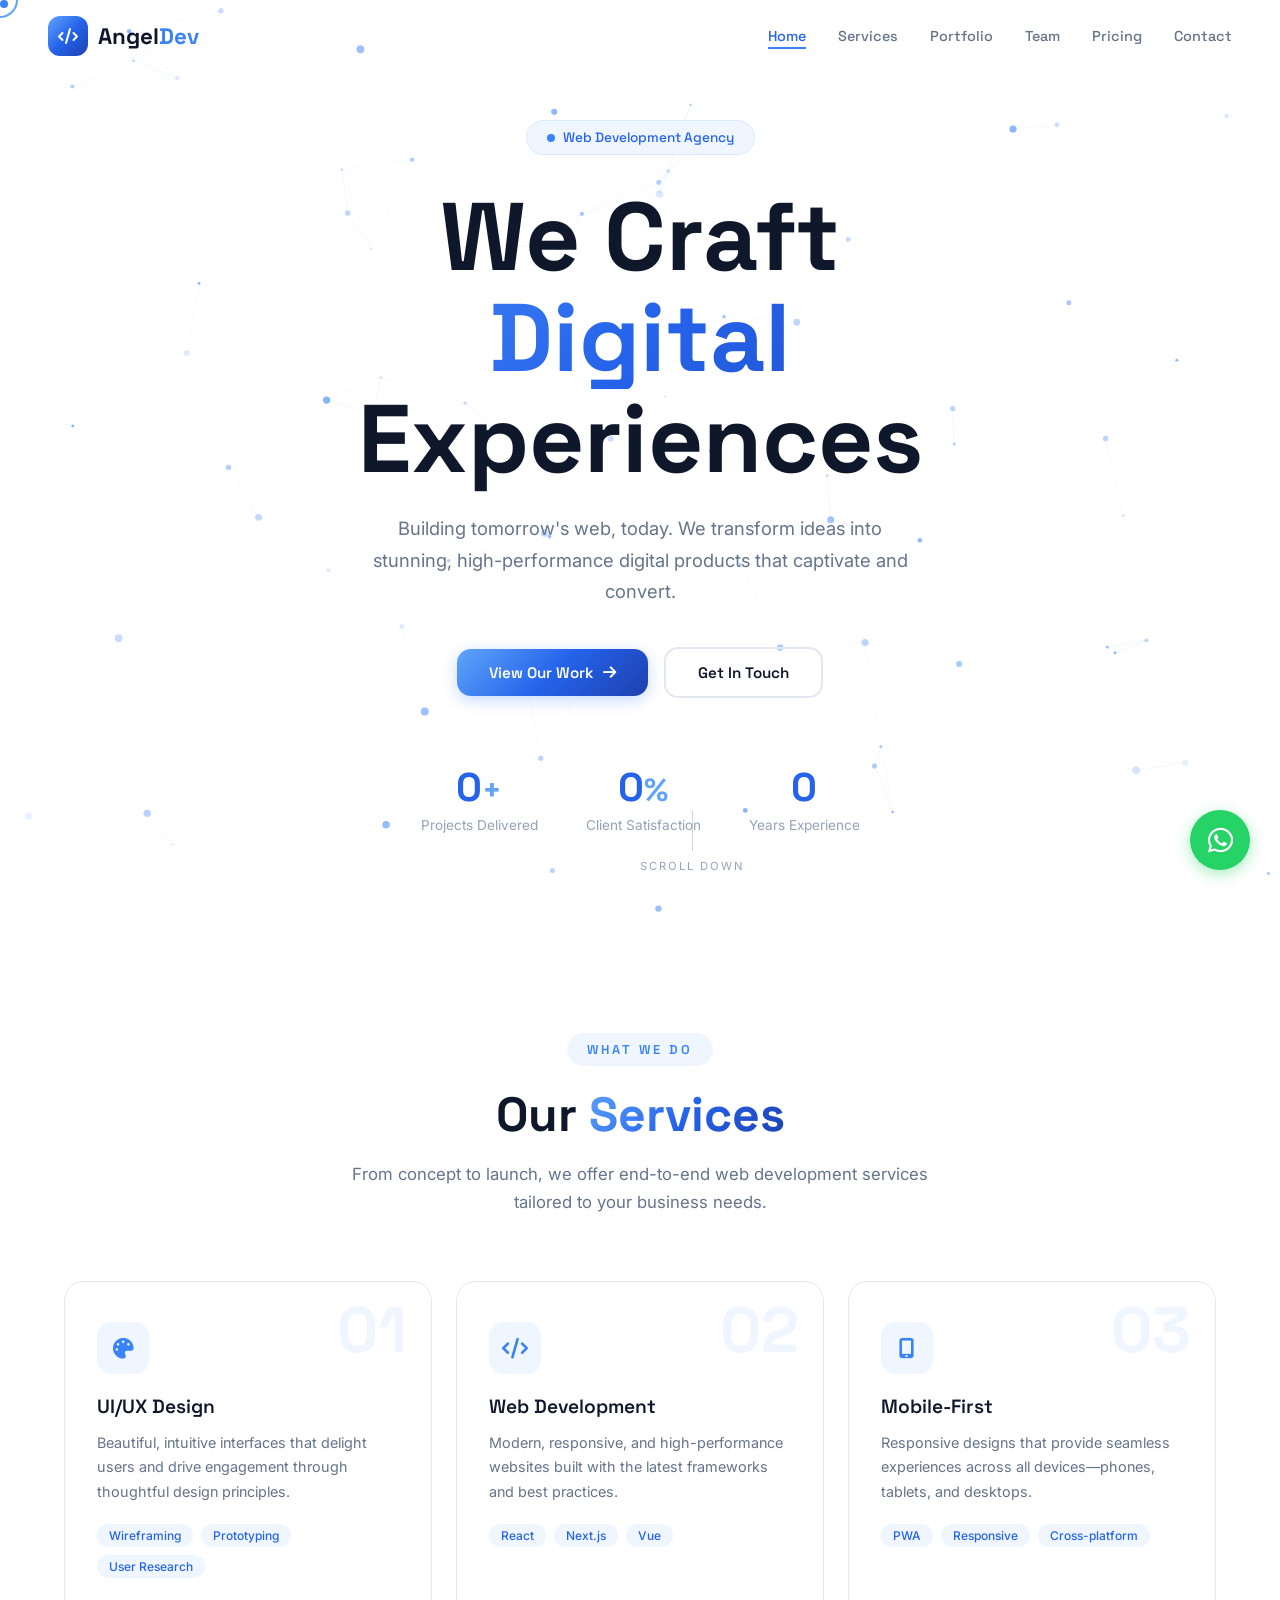
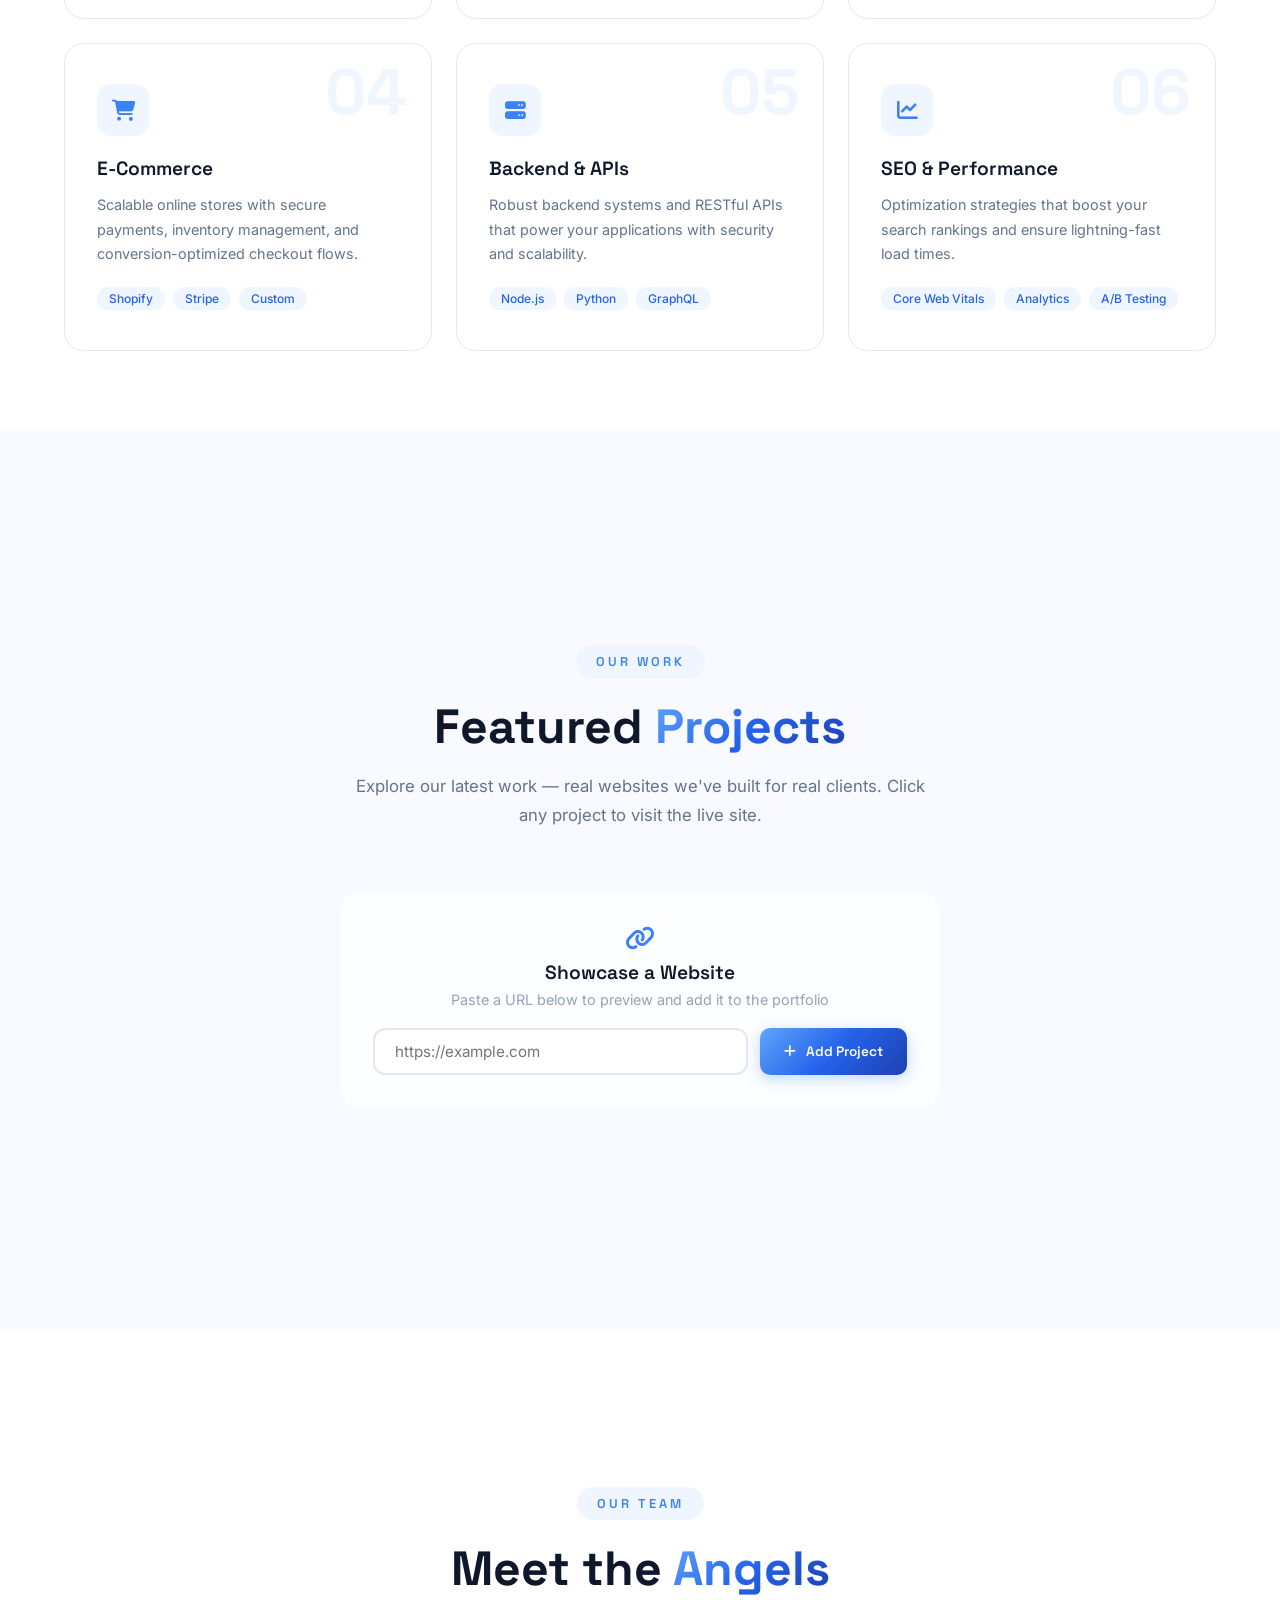
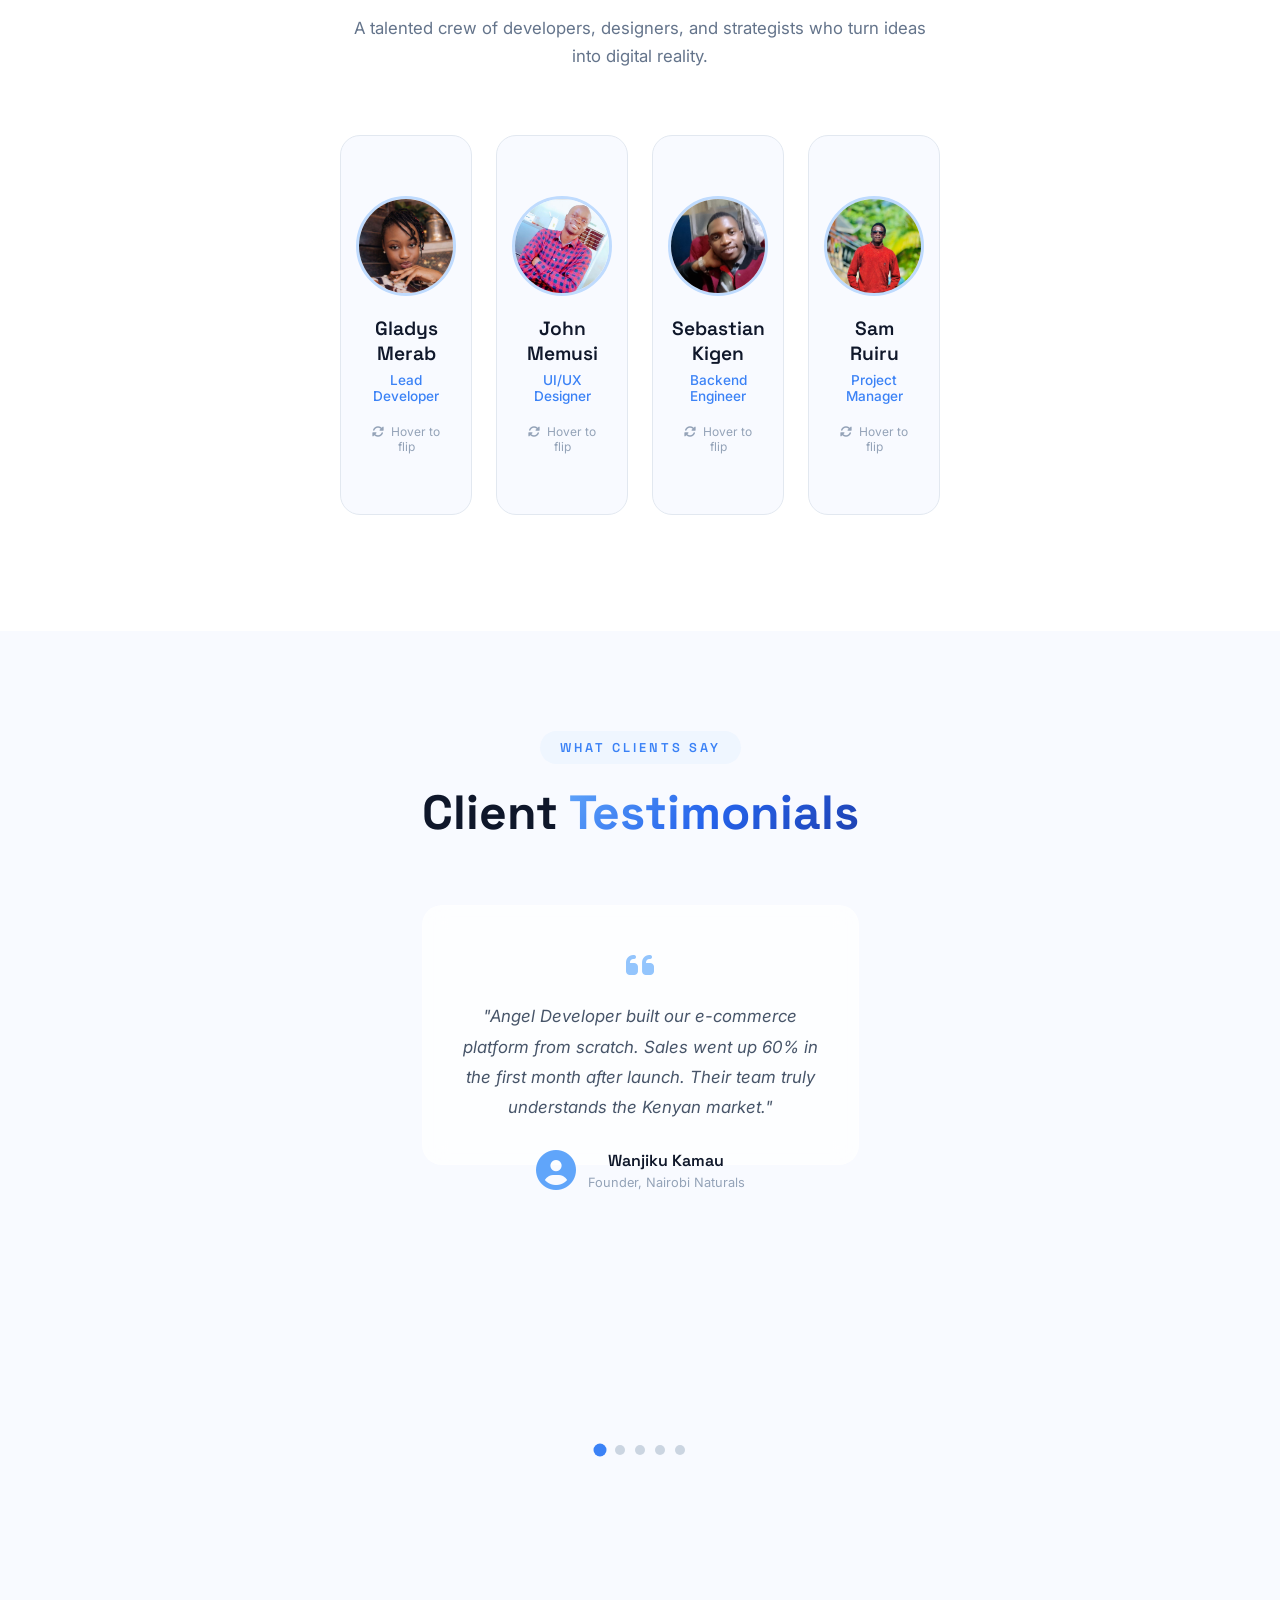
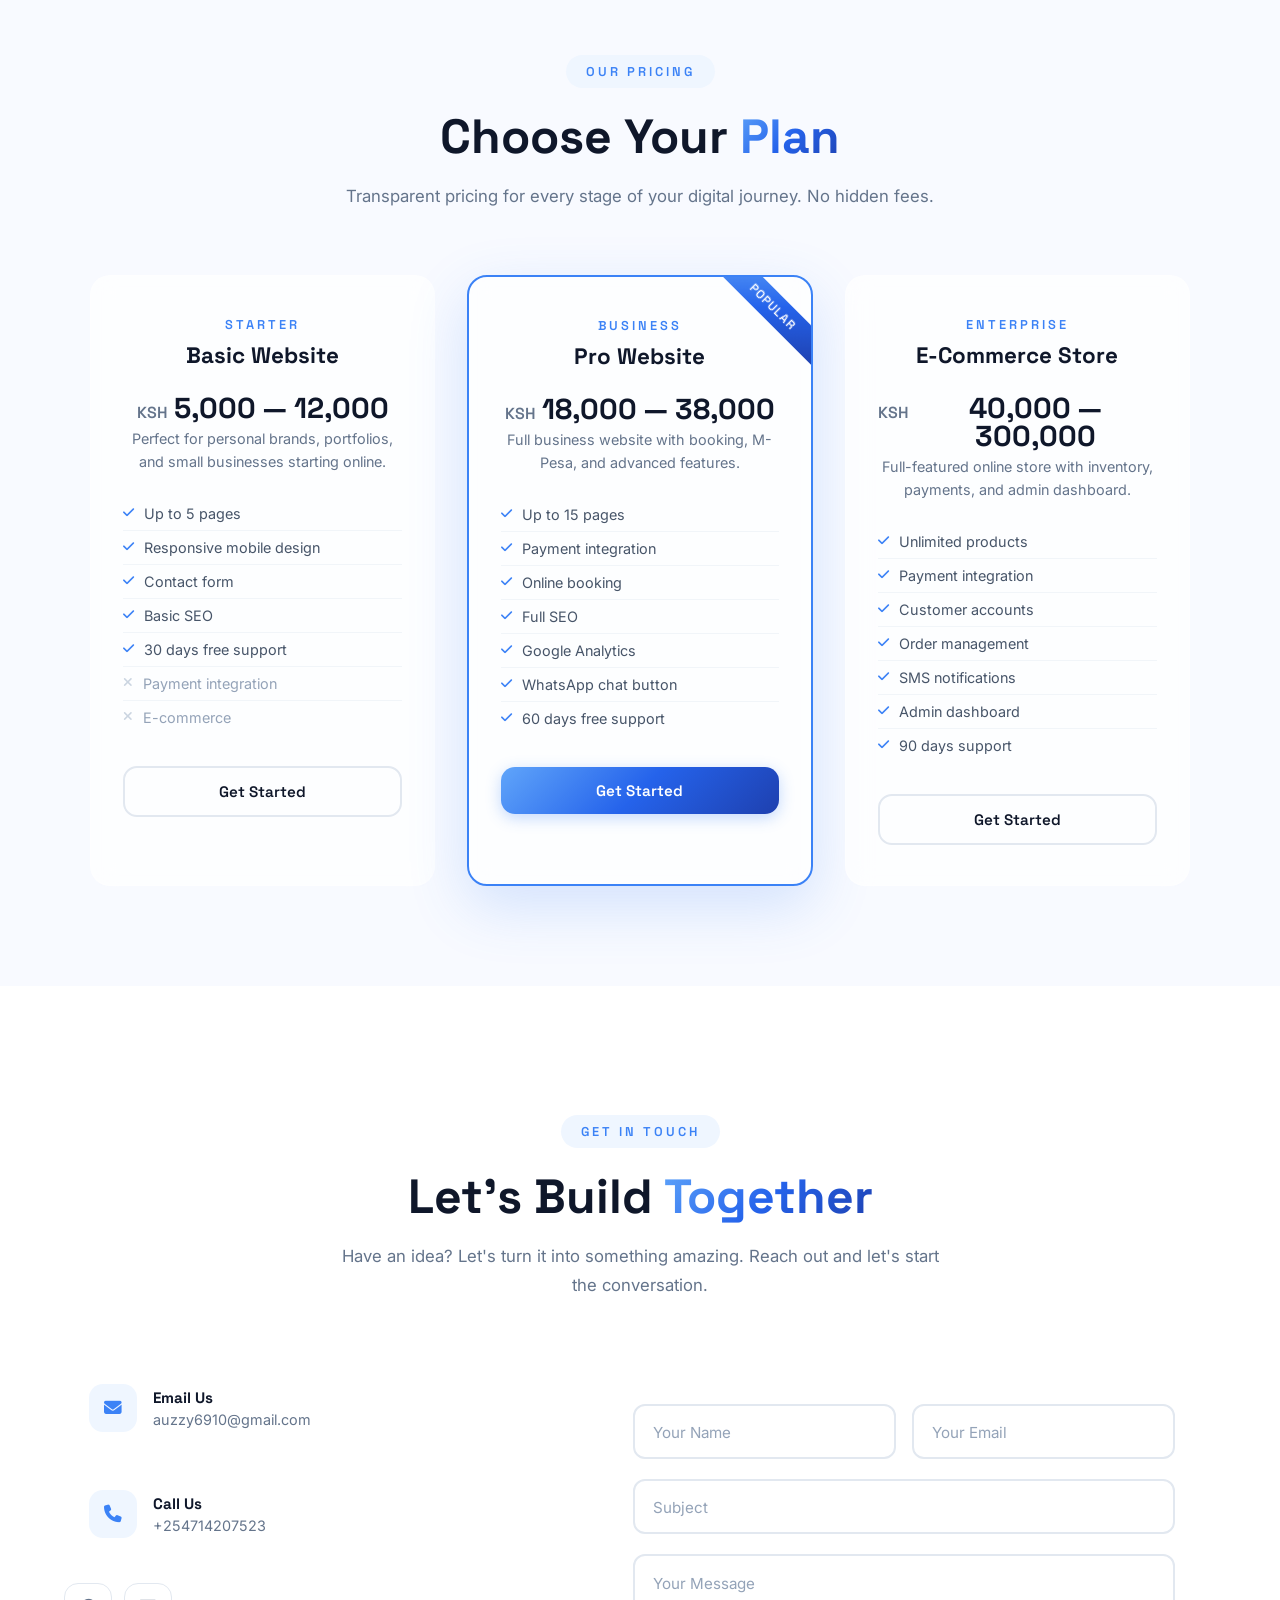
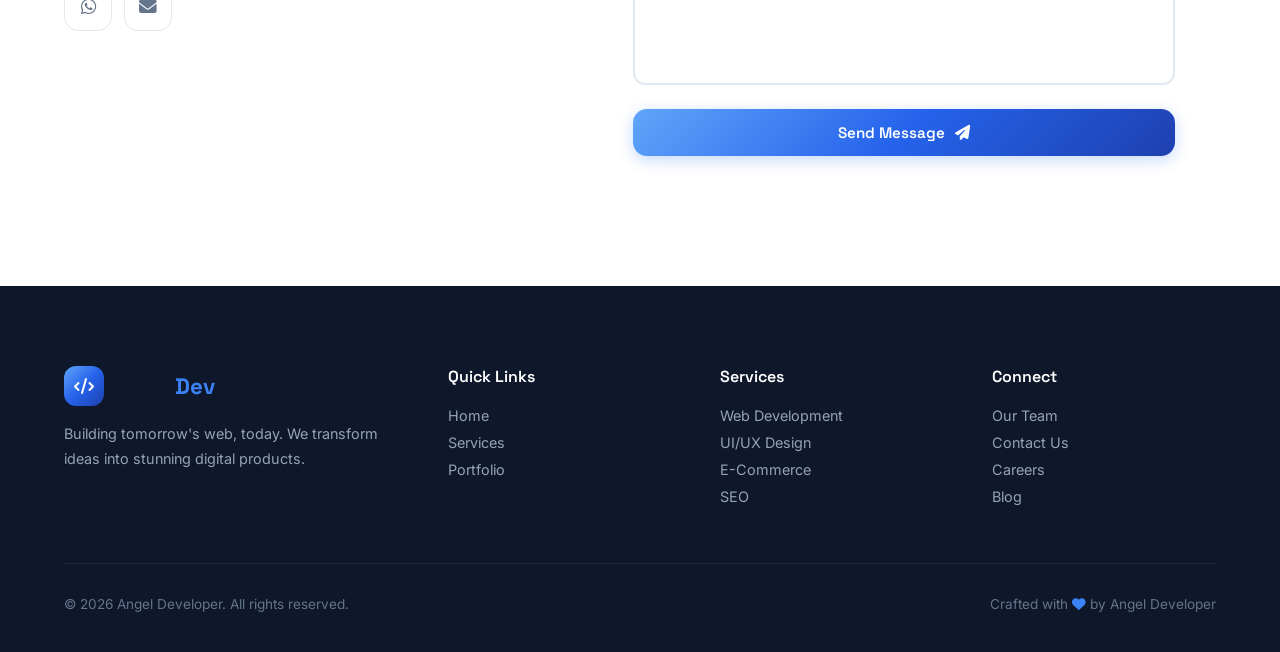
<file: index.html>
<!DOCTYPE html>
<html lang="en">
<head>
  <meta charset="UTF-8" />
  <meta name="viewport" content="width=device-width, initial-scale=1.0" />
  <title>Angel Developer — We Build Digital Experiences</title>
  <link rel="stylesheet" href="css/style.css" />
  <link rel="preconnect" href="https://fonts.googleapis.com" />
  <link rel="preconnect" href="https://fonts.gstatic.com" crossorigin />
  <link href="https://fonts.googleapis.com/css2?family=Space+Grotesk:wght@300;400;500;600;700&family=Inter:wght@300;400;500;600;700&display=swap" rel="stylesheet" />
  <link rel="stylesheet" href="https://cdnjs.cloudflare.com/ajax/libs/font-awesome/6.5.1/css/all.min.css" />
</head>
<body>
  <!-- Portfolio Password Modal -->
  <div id="portfolioPasswordModal" style="
    position: fixed;
    top: 0; left: 0;
    width: 100%; height: 100%;
    background: rgba(0,0,0,0.6);
    backdrop-filter: blur(8px);
    display: none;
    align-items: center;
    justify-content: center;
    z-index: 100000;
    font-family: 'Space Grotesk', sans-serif;
  ">
    <div style="
      background: linear-gradient(135deg, #0f172a, #1e293b);
      border: 1px solid rgba(255,255,255,0.1);
      border-radius: 24px;
      padding: 40px 36px;
      max-width: 400px;
      width: 90%;
      text-align: center;
      box-shadow: 0 25px 50px rgba(0,0,0,0.5);
    ">
      <i class="fas fa-lock" style="font-size: 36px; color: #3b82f6; margin-bottom: 16px; display: block;"></i>
      <h2 style="color: #fff; font-size: 20px; margin: 0 0 6px;">Password Required</h2>
      <p style="color: rgba(255,255,255,0.5); font-size: 13px; margin: 0 0 20px;">Enter the password to add a project</p>
      <input
        type="password"
        id="portfolioPasswordInput"
        placeholder="Enter password"
        autocomplete="off"
        style="
          width: 100%;
          padding: 12px 16px;
          border: 2px solid rgba(255,255,255,0.1);
          border-radius: 12px;
          background: rgba(255,255,255,0.05);
          color: #fff;
          font-size: 15px;
          font-family: 'Space Grotesk', sans-serif;
          outline: none;
          box-sizing: border-box;
          transition: border-color 0.3s;
          margin-bottom: 12px;
        "
      />
      <p id="portfolioPasswordError" style="color: #ef4444; font-size: 13px; margin: 0 0 12px; display: none;">Incorrect password. Try again.</p>
      <div style="display: flex; gap: 10px;">
        <button id="portfolioPasswordCancel" style="
          flex: 1;
          padding: 12px;
          background: rgba(255,255,255,0.08);
          color: #fff;
          border: 1px solid rgba(255,255,255,0.15);
          border-radius: 12px;
          font-size: 14px;
          font-weight: 600;
          font-family: 'Space Grotesk', sans-serif;
          cursor: pointer;
        ">Cancel</button>
        <button id="portfolioPasswordSubmit" style="
          flex: 1;
          padding: 12px;
          background: linear-gradient(135deg, #3b82f6, #2563eb);
          color: #fff;
          border: none;
          border-radius: 12px;
          font-size: 14px;
          font-weight: 600;
          font-family: 'Space Grotesk', sans-serif;
          cursor: pointer;
        ">Unlock</button>
      </div>
    </div>
  </div>

  <!-- Custom Cursor -->
  <div class="cursor-dot" id="cursorDot"></div>
  <div class="cursor-ring" id="cursorRing"></div>

  <!-- Loader -->
  <div class="loader" id="loader">
    <div class="loader-content">
      <div class="loader-logo">
        <span class="loader-angel">Angel</span>
        <span class="loader-dev">Developer</span>
      </div>
      <div class="loader-bar">
        <div class="loader-bar-fill"></div>
      </div>
    </div>
  </div>

  <!-- Navigation -->
  <nav class="nav" id="nav">
    <div class="nav-logo">
      <span class="nav-logo-icon"><i class="fas fa-code"></i></span>
      <span class="nav-logo-text">Angel<span class="highlight">Dev</span></span>
    </div>
    <div class="nav-links" id="navLinks">
      <a href="#home" class="nav-link active" data-section="home">Home</a>
      <a href="#services" class="nav-link" data-section="services">Services</a>
      <a href="#portfolio" class="nav-link" data-section="portfolio">Portfolio</a>
      <a href="#team" class="nav-link" data-section="team">Team</a>
      <a href="#pricing" class="nav-link" data-section="pricing">Pricing</a>
      <a href="#contact" class="nav-link" data-section="contact">Contact</a>
    </div>
    <button class="nav-toggle" id="navToggle" aria-label="Toggle navigation">
      <span></span><span></span><span></span>
    </button>
  </nav>

  <!-- Mobile Menu Overlay -->
  <div class="mobile-menu" id="mobileMenu">
    <div class="mobile-menu-links">
      <a href="#home" class="mobile-link" data-section="home">Home</a>
      <a href="#services" class="mobile-link" data-section="services">Services</a>
      <a href="#portfolio" class="mobile-link" data-section="portfolio">Portfolio</a>
      <a href="#team" class="mobile-link" data-section="team">Team</a>
      <a href="#pricing" class="mobile-link" data-section="pricing">Pricing</a>
      <a href="#contact" class="mobile-link" data-section="contact">Contact</a>
    </div>
  </div>

  <!-- Hero Section -->
  <section class="section hero" id="home">
    <canvas id="particleCanvas"></canvas>
    <div class="hero-content">
      <div class="hero-badge">
        <span class="badge-dot"></span>
        <span>Web Development Agency</span>
      </div>
      <h1 class="hero-title">
        <span class="title-line" data-delay="0">We Craft</span>
        <span class="title-line gradient-text" data-delay="1">Digital</span>
        <span class="title-line" data-delay="2">Experiences</span>
      </h1>
      <p class="hero-subtitle">Building tomorrow's web, today. We transform ideas into stunning, high-performance digital products that captivate and convert.</p>
      <div class="hero-cta">
        <a href="#portfolio" class="btn btn-primary">
          <span>View Our Work</span>
          <i class="fas fa-arrow-right"></i>
        </a>
        <a href="#contact" class="btn btn-outline">
          <span>Get In Touch</span>
        </a>
      </div>
      <div class="hero-stats">
        <div class="stat">
          <span class="stat-number" data-count="150">0</span><span class="stat-plus">+</span>
          <span class="stat-label">Projects Delivered</span>
        </div>
        <div class="stat">
          <span class="stat-number" data-count="98">0</span><span class="stat-plus">%</span>
          <span class="stat-label">Client Satisfaction</span>
        </div>
        <div class="stat">
          <span class="stat-number" data-count="4">0</span><span class="stat-plus"></span>
          <span class="stat-label">Years Experience</span>
        </div>
      </div>
    </div>
    <div class="scroll-indicator">
      <div class="scroll-line"></div>
      <span>Scroll Down</span>
    </div>
  </section>

  <!-- Services Section -->
  <section class="section services" id="services">
    <div class="container">
      <div class="section-header">
        <span class="section-tag">What We Do</span>
        <h2 class="section-title">Our <span class="gradient-text">Services</span></h2>
        <p class="section-desc">From concept to launch, we offer end-to-end web development services tailored to your business needs.</p>
      </div>
      <div class="services-grid">
        <div class="service-card" data-tilt>
          <div class="service-number">01</div>
          <div class="service-icon"><i class="fas fa-palette"></i></div>
          <h3>UI/UX Design</h3>
          <p>Beautiful, intuitive interfaces that delight users and drive engagement through thoughtful design principles.</p>
          <div class="service-tags">
            <span>Wireframing</span><span>Prototyping</span><span>User Research</span>
          </div>
        </div>
        <div class="service-card" data-tilt>
          <div class="service-number">02</div>
          <div class="service-icon"><i class="fas fa-code"></i></div>
          <h3>Web Development</h3>
          <p>Modern, responsive, and high-performance websites built with the latest frameworks and best practices.</p>
          <div class="service-tags">
            <span>React</span><span>Next.js</span><span>Vue</span>
          </div>
        </div>
        <div class="service-card" data-tilt>
          <div class="service-number">03</div>
          <div class="service-icon"><i class="fas fa-mobile-alt"></i></div>
          <h3>Mobile-First</h3>
          <p>Responsive designs that provide seamless experiences across all devices—phones, tablets, and desktops.</p>
          <div class="service-tags">
            <span>PWA</span><span>Responsive</span><span>Cross-platform</span>
          </div>
        </div>
        <div class="service-card" data-tilt>
          <div class="service-number">04</div>
          <div class="service-icon"><i class="fas fa-shopping-cart"></i></div>
          <h3>E-Commerce</h3>
          <p>Scalable online stores with secure payments, inventory management, and conversion-optimized checkout flows.</p>
          <div class="service-tags">
            <span>Shopify</span><span>Stripe</span><span>Custom</span>
          </div>
        </div>
        <div class="service-card" data-tilt>
          <div class="service-number">05</div>
          <div class="service-icon"><i class="fas fa-server"></i></div>
          <h3>Backend & APIs</h3>
          <p>Robust backend systems and RESTful APIs that power your applications with security and scalability.</p>
          <div class="service-tags">
            <span>Node.js</span><span>Python</span><span>GraphQL</span>
          </div>
        </div>
        <div class="service-card" data-tilt>
          <div class="service-number">06</div>
          <div class="service-icon"><i class="fas fa-chart-line"></i></div>
          <h3>SEO & Performance</h3>
          <p>Optimization strategies that boost your search rankings and ensure lightning-fast load times.</p>
          <div class="service-tags">
            <span>Core Web Vitals</span><span>Analytics</span><span>A/B Testing</span>
          </div>
        </div>
      </div>
    </div>
  </section>

  <!-- Portfolio Section -->
  <section class="section portfolio" id="portfolio">
    <div class="container">
      <div class="section-header">
        <span class="section-tag">Our Work</span>
        <h2 class="section-title">Featured <span class="gradient-text">Projects</span></h2>
        <p class="section-desc">Explore our latest work — real websites we've built for real clients. Click any project to visit the live site.</p>
      </div>

      <!-- Portfolio Link Input -->
      <div class="portfolio-input-area glass-card">
        <div class="input-header">
          <i class="fas fa-link"></i>
          <h3>Showcase a Website</h3>
          <p>Paste a URL below to preview and add it to the portfolio</p>
        </div>
        <div class="input-group">
          <input type="url" id="portfolioUrl" placeholder="https://example.com" class="url-input" />
          <button id="addPortfolioBtn" class="btn btn-primary btn-sm">
            <i class="fas fa-plus"></i> Add Project
          </button>
        </div>
      </div>

      <!-- Portfolio Grid -->
      <div class="portfolio-grid" id="portfolioGrid">
        <!-- Add your projects using the form above -->
      </div>
    </div>
  </section>

  <!-- Team Section -->
  <section class="section team" id="team">
    <div class="container">
      <div class="section-header">
        <span class="section-tag">Our Team</span>
        <h2 class="section-title">Meet the <span class="gradient-text">Angels</span></h2>
        <p class="section-desc">A talented crew of developers, designers, and strategists who turn ideas into digital reality.</p>
      </div>
      <div class="team-grid">
        <div class="team-card">
          <div class="team-card-inner">
            <div class="team-card-front">
              <div class="team-avatar">
                <img src="images/gladys.jpg" alt="Gladys Merab" />
              </div>
              <h4>Gladys Merab</h4>
              <span class="team-role">Lead Developer</span>
              <div class="team-hover-hint"><i class="fas fa-sync-alt"></i> Hover to flip</div>
            </div>
            <div class="team-card-back">
              <h4>Gladys Merab</h4>
              <p>Full-stack developer with expertise in React, Node.js, and cloud architecture. Passionate about building clean, scalable solutions.</p>
              <div class="team-socials">
                <a href="https://wa.me/254714207523" target="_blank"><i class="fab fa-whatsapp"></i></a>
              </div>
            </div>
          </div>
        </div>
        <div class="team-card">
          <div class="team-card-inner">
            <div class="team-card-front">
              <div class="team-avatar">
                <img src="images/john.jpg" alt="John Memusi" />
              </div>
              <h4>John Memusi</h4>
              <span class="team-role">UI/UX Designer</span>
              <div class="team-hover-hint"><i class="fas fa-sync-alt"></i> Hover to flip</div>
            </div>
            <div class="team-card-back">
              <h4>John Memusi</h4>
              <p>Creative designer passionate about user-centered design. Expert in Figma, motion design, and crafting experiences that feel effortless.</p>
              <div class="team-socials">
                <a href="https://wa.me/254714207523" target="_blank"><i class="fab fa-whatsapp"></i></a>
              </div>
            </div>
          </div>
        </div>
        <div class="team-card">
          <div class="team-card-inner">
            <div class="team-card-front">
              <div class="team-avatar">
                <img src="images/sebastian.jpg" alt="Sebastian Kigen" />
              </div>
              <h4>Sebastian Kigen</h4>
              <span class="team-role">Backend Engineer</span>
              <div class="team-hover-hint"><i class="fas fa-sync-alt"></i> Hover to flip</div>
            </div>
            <div class="team-card-back">
              <h4>Sebastian Kigen</h4>
              <p>API architect and database expert. Specializes in building scalable, secure backend systems with Python, Node.js, and PostgreSQL.</p>
              <div class="team-socials">
                <a href="https://wa.me/254714207523" target="_blank"><i class="fab fa-whatsapp"></i></a>
              </div>
            </div>
          </div>
        </div>
        <div class="team-card">
          <div class="team-card-inner">
            <div class="team-card-front">
              <div class="team-avatar">
                <img src="images/sam.jpg" alt="Sam Ruiru" />
              </div>
              <h4>Sam Ruiru</h4>
              <span class="team-role">Project Manager</span>
              <div class="team-hover-hint"><i class="fas fa-sync-alt"></i> Hover to flip</div>
            </div>
            <div class="team-card-back">
              <h4>Sam Ruiru</h4>
              <p>Strategic thinker who keeps projects on track. Expert in Agile methodologies, client communication, and delivering results on time.</p>
              <div class="team-socials">
                <a href="https://wa.me/254714207523" target="_blank"><i class="fab fa-whatsapp"></i></a>
              </div>
            </div>
          </div>
        </div>
      </div>
    </div>
  </section>

  <!-- Testimonials -->
  <section class="section testimonials" id="testimonials">
    <div class="container">
      <div class="section-header">
        <span class="section-tag">What Clients Say</span>
        <h2 class="section-title">Client <span class="gradient-text">Testimonials</span></h2>
      </div>
      <div class="testimonial-carousel" id="testimonialCarousel">
        <div class="testimonial-card glass-card active">
          <div class="testimonial-quote"><i class="fas fa-quote-left"></i></div>
          <p>"Angel Developer built our e-commerce platform from scratch. Sales went up 60% in the first month after launch. Their team truly understands the Kenyan market."</p>
          <div class="testimonial-author">
            <div class="author-avatar"><i class="fas fa-user-circle"></i></div>
            <div>
              <strong>Wanjiku Kamau</strong>
              <span>Founder, Nairobi Naturals</span>
            </div>
          </div>
        </div>
        <div class="testimonial-card glass-card">
          <div class="testimonial-quote"><i class="fas fa-quote-left"></i></div>
          <p>"We needed a modern website for our safari tour business. Angel Developer delivered a stunning site with online booking and M-Pesa integration. Highly recommend!"</p>
          <div class="testimonial-author">
            <div class="author-avatar"><i class="fas fa-user-circle"></i></div>
            <div>
              <strong>James Ochieng</strong>
              <span>CEO, Savanna Adventures</span>
            </div>
          </div>
        </div>
        <div class="testimonial-card glass-card">
          <div class="testimonial-quote"><i class="fas fa-quote-left"></i></div>
          <p>"Professional, fast, and affordable. They redesigned our restaurant website and added WhatsApp ordering. Our online orders doubled within weeks!"</p>
          <div class="testimonial-author">
            <div class="author-avatar"><i class="fas fa-user-circle"></i></div>
            <div>
              <strong>Amina Mwangi</strong>
              <span>Owner, Mama's Kitchen Mombasa</span>
            </div>
          </div>
        </div>
        <div class="testimonial-card glass-card">
          <div class="testimonial-quote"><i class="fas fa-quote-left"></i></div>
          <p>"Angel Developer helped digitize our real estate listings. The site loads fast, looks amazing on mobile, and our client inquiries have tripled since launch."</p>
          <div class="testimonial-author">
            <div class="author-avatar"><i class="fas fa-user-circle"></i></div>
            <div>
              <strong>Kevin Mutua</strong>
              <span>Director, Nyali Properties</span>
            </div>
          </div>
        </div>
        <div class="testimonial-card glass-card">
          <div class="testimonial-quote"><i class="fas fa-quote-left"></i></div>
          <p>"As a Nairobi-based startup, we needed a partner who understood our vision. Angel Developer delivered a world-class web app on time and within budget."</p>
          <div class="testimonial-author">
            <div class="author-avatar"><i class="fas fa-user-circle"></i></div>
            <div>
              <strong>Grace Njeri</strong>
              <span>Co-founder, PaySoko</span>
            </div>
          </div>
        </div>
      </div>
      <div class="testimonial-dots" id="testimonialDots">
        <span class="dot active" data-index="0"></span>
        <span class="dot" data-index="1"></span>
        <span class="dot" data-index="2"></span>
        <span class="dot" data-index="3"></span>
        <span class="dot" data-index="4"></span>
      </div>
    </div>
  </section>

  <!-- Pricing Section -->
  <section class="section pricing" id="pricing">
    <div class="container">
      <div class="section-header">
        <span class="section-tag">Our Pricing</span>
        <h2 class="section-title">Choose Your <span class="gradient-text">Plan</span></h2>
        <p class="section-desc">Transparent pricing for every stage of your digital journey. No hidden fees.</p>
      </div>
      <div class="pricing-grid">
        <!-- Starter Plan -->
        <div class="pricing-card glass-card">
          <div class="pricing-tier">Starter</div>
          <h3 class="pricing-name">Basic Website</h3>
          <div class="pricing-price">
            <span class="pricing-currency">KSH</span>
            <span class="pricing-amount">5,000 — 12,000</span>
          </div>
          <p class="pricing-desc">Perfect for personal brands, portfolios, and small businesses starting online.</p>
          <ul class="pricing-features">
            <li class="included"><i class="fas fa-check"></i> Up to 5 pages</li>
            <li class="included"><i class="fas fa-check"></i> Responsive mobile design</li>
            <li class="included"><i class="fas fa-check"></i> Contact form</li>
            <li class="included"><i class="fas fa-check"></i> Basic SEO</li>
            <li class="included"><i class="fas fa-check"></i> 30 days free support</li>
            <li class="excluded"><i class="fas fa-times"></i> Payment integration</li>
            <li class="excluded"><i class="fas fa-times"></i> E-commerce</li>
          </ul>
          <a href="#contact" class="btn btn-outline btn-full">Get Started</a>
        </div>
        <!-- Business Plan -->
        <div class="pricing-card glass-card popular">
          <div class="pricing-badge">Popular</div>
          <div class="pricing-tier">Business</div>
          <h3 class="pricing-name">Pro Website</h3>
          <div class="pricing-price">
            <span class="pricing-currency">KSH</span>
            <span class="pricing-amount">18,000 — 38,000</span>
          </div>
          <p class="pricing-desc">Full business website with booking, M-Pesa, and advanced features.</p>
          <ul class="pricing-features">
            <li class="included"><i class="fas fa-check"></i> Up to 15 pages</li>
            <li class="included"><i class="fas fa-check"></i> Payment integration</li>
            <li class="included"><i class="fas fa-check"></i> Online booking</li>
            <li class="included"><i class="fas fa-check"></i> Full SEO</li>
            <li class="included"><i class="fas fa-check"></i> Google Analytics</li>
            <li class="included"><i class="fas fa-check"></i> WhatsApp chat button</li>
            <li class="included"><i class="fas fa-check"></i> 60 days free support</li>
          </ul>
          <a href="#contact" class="btn btn-primary btn-full">Get Started</a>
        </div>
        <!-- Enterprise Plan -->
        <div class="pricing-card glass-card">
          <div class="pricing-tier">Enterprise</div>
          <h3 class="pricing-name">E-Commerce Store</h3>
          <div class="pricing-price">
            <span class="pricing-currency">KSH</span>
            <span class="pricing-amount">40,000 — 300,000</span>
          </div>
          <p class="pricing-desc">Full-featured online store with inventory, payments, and admin dashboard.</p>
          <ul class="pricing-features">
            <li class="included"><i class="fas fa-check"></i> Unlimited products</li>
            <li class="included"><i class="fas fa-check"></i> Payment integration</li>
            <li class="included"><i class="fas fa-check"></i> Customer accounts</li>
            <li class="included"><i class="fas fa-check"></i> Order management</li>
            <li class="included"><i class="fas fa-check"></i> SMS notifications</li>
            <li class="included"><i class="fas fa-check"></i> Admin dashboard</li>
            <li class="included"><i class="fas fa-check"></i> 90 days support</li>
          </ul>
          <a href="#contact" class="btn btn-outline btn-full">Get Started</a>
        </div>
      </div>
    </div>
  </section>

  <!-- Contact Section -->
  <section class="section contact" id="contact">
    <div class="container">
      <div class="section-header">
        <span class="section-tag">Get In Touch</span>
        <h2 class="section-title">Let's Build <span class="gradient-text">Together</span></h2>
        <p class="section-desc">Have an idea? Let's turn it into something amazing. Reach out and let's start the conversation.</p>
      </div>
      <div class="contact-grid">
        <div class="contact-info">
          <div class="contact-info-item glass-card">
            <i class="fas fa-envelope"></i>
            <div>
              <strong>Email Us</strong>
              <p>auzzy6910@gmail.com</p>
            </div>
          </div>
          <div class="contact-info-item glass-card">
            <i class="fas fa-phone"></i>
            <div>
              <strong>Call Us</strong>
              <p>+254714207523</p>
            </div>
          </div>
          <div class="contact-socials">
            <a href="https://wa.me/254714207523" target="_blank" class="social-link"><i class="fab fa-whatsapp"></i></a>
            <a href="mailto:auzzy6910@gmail.com" class="social-link"><i class="fas fa-envelope"></i></a>
          </div>
        </div>
        <form class="contact-form glass-card" id="contactForm">
          <div class="form-row">
            <div class="form-group">
              <input type="text" id="name" placeholder=" " required />
              <label for="name">Your Name</label>
            </div>
            <div class="form-group">
              <input type="email" id="email" placeholder=" " required />
              <label for="email">Your Email</label>
            </div>
          </div>
          <div class="form-group">
            <input type="text" id="subject" placeholder=" " />
            <label for="subject">Subject</label>
          </div>
          <div class="form-group">
            <textarea id="message" rows="5" placeholder=" " required></textarea>
            <label for="message">Your Message</label>
          </div>
          <button type="submit" class="btn btn-primary btn-full">
            <span>Send Message</span>
            <i class="fas fa-paper-plane"></i>
          </button>
        </form>
      </div>
    </div>
  </section>

  <!-- Footer -->
  <footer class="footer">
    <div class="container">
      <div class="footer-grid">
        <div class="footer-brand">
          <div class="nav-logo">
            <span class="nav-logo-icon"><i class="fas fa-code"></i></span>
            <span class="nav-logo-text">Angel<span class="highlight">Dev</span></span>
          </div>
          <p>Building tomorrow's web, today. We transform ideas into stunning digital products.</p>
        </div>
        <div class="footer-links">
          <h4>Quick Links</h4>
          <a href="#home">Home</a>
          <a href="#services">Services</a>
          <a href="#portfolio">Portfolio</a>
        </div>
        <div class="footer-links">
          <h4>Services</h4>
          <a href="#services">Web Development</a>
          <a href="#services">UI/UX Design</a>
          <a href="#services">E-Commerce</a>
          <a href="#services">SEO</a>
        </div>
        <div class="footer-links">
          <h4>Connect</h4>
          <a href="#team">Our Team</a>
          <a href="#contact">Contact Us</a>
          <a href="#">Careers</a>
          <a href="#">Blog</a>
        </div>
      </div>
      <div class="footer-bottom">
        <p>&copy; 2026 Angel Developer. All rights reserved.</p>
        <p>Crafted with <i class="fas fa-heart" style="color: var(--blue-500);"></i> by Angel Developer</p>
      </div>
    </div>
  </footer>

  <!-- WhatsApp Floating Button -->
  <a href="https://wa.me/254714207523" target="_blank" class="whatsapp-float" aria-label="Chat on WhatsApp">
    <i class="fab fa-whatsapp"></i>
  </a>

  <script src="js/main.js"></script>
</body>
</html>
</file>
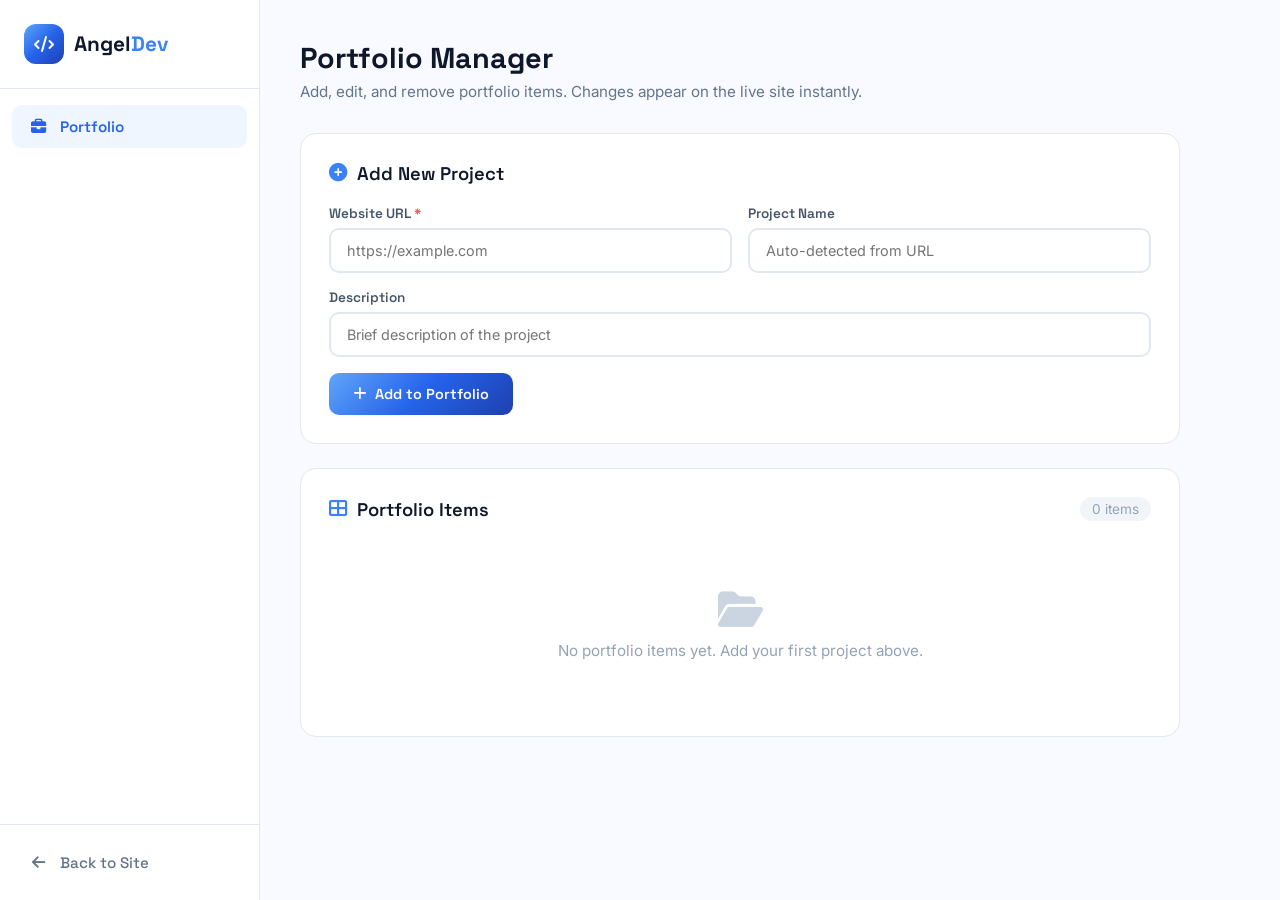
<file: admin.html>
<!DOCTYPE html>
<html lang="en">
<head>
  <meta charset="UTF-8" />
  <meta name="viewport" content="width=device-width, initial-scale=1.0" />
  <title>Admin Dashboard — Angel Developer</title>
  <link rel="stylesheet" href="css/admin.css" />
  <link rel="preconnect" href="https://fonts.googleapis.com" />
  <link rel="preconnect" href="https://fonts.gstatic.com" crossorigin />
  <link href="https://fonts.googleapis.com/css2?family=Space+Grotesk:wght@300;400;500;600;700&family=Inter:wght@300;400;500;600;700&display=swap" rel="stylesheet" />
  <link rel="stylesheet" href="https://cdnjs.cloudflare.com/ajax/libs/font-awesome/6.5.1/css/all.min.css" />
</head>
<body>
  <!-- Sidebar -->
  <aside class="sidebar" id="sidebar">
    <div class="sidebar-header">
      <span class="sidebar-logo-icon"><i class="fas fa-code"></i></span>
      <span class="sidebar-logo-text">Angel<span class="highlight">Dev</span></span>
    </div>
    <nav class="sidebar-nav">
      <a href="#" class="sidebar-link active" data-tab="portfolio">
        <i class="fas fa-briefcase"></i> Portfolio
      </a>
    </nav>
    <div class="sidebar-footer">
      <a href="index.html" class="sidebar-link">
        <i class="fas fa-arrow-left"></i> Back to Site
      </a>
    </div>
  </aside>

  <!-- Mobile Header -->
  <header class="mobile-header">
    <button class="menu-toggle" id="menuToggle" aria-label="Toggle menu">
      <i class="fas fa-bars"></i>
    </button>
    <span class="mobile-title">Admin Dashboard</span>
  </header>

  <!-- Main Content -->
  <main class="main-content">
    <div class="content-header">
      <div>
        <h1>Portfolio Manager</h1>
        <p>Add, edit, and remove portfolio items. Changes appear on the live site instantly.</p>
      </div>
    </div>

    <!-- Add Project Form -->
    <div class="card add-project-card">
      <h2><i class="fas fa-plus-circle"></i> Add New Project</h2>
      <form id="addProjectForm" class="project-form">
        <div class="form-row">
          <div class="form-group">
            <label for="projectUrl">Website URL <span class="required">*</span></label>
            <input type="url" id="projectUrl" placeholder="https://example.com" required />
          </div>
          <div class="form-group">
            <label for="projectName">Project Name</label>
            <input type="text" id="projectName" placeholder="Auto-detected from URL" />
          </div>
        </div>
        <div class="form-group">
          <label for="projectDesc">Description</label>
          <input type="text" id="projectDesc" placeholder="Brief description of the project" />
        </div>
        <button type="submit" class="btn btn-primary">
          <i class="fas fa-plus"></i> Add to Portfolio
        </button>
      </form>
    </div>

    <!-- Portfolio Items List -->
    <div class="card">
      <div class="card-header">
        <h2><i class="fas fa-th-large"></i> Portfolio Items</h2>
        <span class="item-count" id="itemCount">0 items</span>
      </div>
      <div class="portfolio-list" id="portfolioList">
        <div class="empty-state" id="emptyState">
          <i class="fas fa-folder-open"></i>
          <p>No portfolio items yet. Add your first project above.</p>
        </div>
      </div>
    </div>
  </main>

  <script src="js/admin.js"></script>
</body>
</html>
</file>
<file: css/style.css>
/* ===== VARIABLES ===== */
:root {
  --white: #ffffff;
  --off-white: #f8faff;
  --blue-50: #eff6ff;
  --blue-100: #dbeafe;
  --blue-200: #bfdbfe;
  --blue-300: #93c5fd;
  --blue-400: #60a5fa;
  --blue-500: #3b82f6;
  --blue-600: #2563eb;
  --blue-700: #1d4ed8;
  --blue-800: #1e40af;
  --blue-900: #1e3a8a;
  --dark: #0f172a;
  --dark-light: #1e293b;
  --gray-100: #f1f5f9;
  --gray-200: #e2e8f0;
  --gray-300: #cbd5e1;
  --gray-400: #94a3b8;
  --gray-500: #64748b;
  --gray-600: #475569;
  --gradient-blue: linear-gradient(135deg, var(--blue-400), var(--blue-600), var(--blue-800));
  --gradient-light: linear-gradient(135deg, var(--blue-50), var(--white), var(--blue-100));
  --glass-bg: rgba(255, 255, 255, 0.7);
  --glass-border: rgba(255, 255, 255, 0.3);
  --shadow-sm: 0 1px 3px rgba(0, 0, 0, 0.06);
  --shadow-md: 0 4px 20px rgba(59, 130, 246, 0.1);
  --shadow-lg: 0 10px 40px rgba(59, 130, 246, 0.15);
  --shadow-xl: 0 20px 60px rgba(59, 130, 246, 0.2);
  --font-primary: 'Space Grotesk', sans-serif;
  --font-secondary: 'Inter', sans-serif;
  --transition: all 0.4s cubic-bezier(0.4, 0, 0.2, 1);
}

/* ===== RESET ===== */
*, *::before, *::after { margin: 0; padding: 0; box-sizing: border-box; }

html {
  scroll-behavior: smooth;
  font-size: 16px;
  overflow-x: hidden;
}

body {
  font-family: var(--font-secondary);
  color: var(--dark);
  background: var(--off-white);
  overflow-x: hidden;
  cursor: none;
}

a { text-decoration: none; color: inherit; cursor: none; }
button { cursor: none; }
img { max-width: 100%; display: block; }
ul { list-style: none; }

/* ===== CUSTOM CURSOR ===== */
.cursor-dot {
  position: fixed;
  width: 8px;
  height: 8px;
  background: var(--blue-500);
  border-radius: 50%;
  pointer-events: none;
  z-index: 10001;
  transition: transform 0.1s ease;
}

.cursor-ring {
  position: fixed;
  width: 36px;
  height: 36px;
  border: 2px solid var(--blue-400);
  border-radius: 50%;
  pointer-events: none;
  z-index: 10000;
  transition: transform 0.15s ease, width 0.3s ease, height 0.3s ease, border-color 0.3s ease;
}

.cursor-ring.hover {
  width: 56px;
  height: 56px;
  border-color: var(--blue-600);
  background: rgba(59, 130, 246, 0.08);
}

/* ===== LOADER ===== */
.loader {
  position: fixed;
  inset: 0;
  background: var(--white);
  z-index: 9999;
  display: flex;
  align-items: center;
  justify-content: center;
  transition: opacity 0.6s ease, visibility 0.6s ease;
}

.loader.hidden {
  opacity: 0;
  visibility: hidden;
}

.loader-content { text-align: center; }

.loader-logo {
  display: flex;
  flex-direction: column;
  gap: 4px;
  margin-bottom: 32px;
}

.loader-angel {
  font-family: var(--font-primary);
  font-size: 2.5rem;
  font-weight: 700;
  color: var(--dark);
}

.loader-dev {
  font-family: var(--font-primary);
  font-size: 1.2rem;
  font-weight: 400;
  color: var(--blue-500);
  letter-spacing: 6px;
  text-transform: uppercase;
}

.loader-bar {
  width: 200px;
  height: 3px;
  background: var(--gray-200);
  border-radius: 3px;
  overflow: hidden;
  margin: 0 auto;
}

.loader-bar-fill {
  height: 100%;
  width: 0;
  background: var(--gradient-blue);
  border-radius: 3px;
  animation: loaderFill 1.8s ease-in-out forwards;
}

@keyframes loaderFill {
  0% { width: 0; }
  100% { width: 100%; }
}

/* ===== NAVIGATION ===== */
.nav {
  position: fixed;
  top: 0;
  left: 0;
  right: 0;
  z-index: 1000;
  display: flex;
  align-items: center;
  justify-content: space-between;
  padding: 16px 48px;
  transition: var(--transition);
}

.nav.scrolled {
  background: rgba(255, 255, 255, 0.85);
  backdrop-filter: blur(20px);
  -webkit-backdrop-filter: blur(20px);
  box-shadow: var(--shadow-sm);
  padding: 12px 48px;
}

.nav-logo {
  display: flex;
  align-items: center;
  gap: 10px;
}

.nav-logo-icon {
  width: 40px;
  height: 40px;
  background: var(--gradient-blue);
  border-radius: 12px;
  display: flex;
  align-items: center;
  justify-content: center;
  color: var(--white);
  font-size: 1rem;
}

.nav-logo-text {
  font-family: var(--font-primary);
  font-size: 1.4rem;
  font-weight: 700;
  color: var(--dark);
}

.nav-logo-text .highlight { color: var(--blue-500); }

.nav-links {
  display: flex;
  align-items: center;
  gap: 32px;
}

.nav-link {
  font-family: var(--font-primary);
  font-size: 0.9rem;
  font-weight: 500;
  color: var(--gray-500);
  position: relative;
  transition: var(--transition);
}

.nav-link::after {
  content: '';
  position: absolute;
  bottom: -4px;
  left: 0;
  width: 0;
  height: 2px;
  background: var(--blue-500);
  transition: width 0.3s ease;
}

.nav-link:hover,
.nav-link.active {
  color: var(--blue-600);
}

.nav-link:hover::after,
.nav-link.active::after {
  width: 100%;
}

.nav-toggle {
  display: none;
  flex-direction: column;
  gap: 5px;
  background: none;
  border: none;
  padding: 4px;
}

.nav-toggle span {
  display: block;
  width: 24px;
  height: 2px;
  background: var(--dark);
  border-radius: 2px;
  transition: var(--transition);
}

.nav-toggle.active span:nth-child(1) { transform: rotate(45deg) translate(5px, 5px); }
.nav-toggle.active span:nth-child(2) { opacity: 0; }
.nav-toggle.active span:nth-child(3) { transform: rotate(-45deg) translate(5px, -5px); }

/* Mobile Menu */
.mobile-menu {
  position: fixed;
  inset: 0;
  background: rgba(255, 255, 255, 0.95);
  backdrop-filter: blur(20px);
  z-index: 999;
  display: flex;
  align-items: center;
  justify-content: center;
  opacity: 0;
  visibility: hidden;
  transition: var(--transition);
}

.mobile-menu.active {
  opacity: 1;
  visibility: visible;
}

.mobile-menu-links {
  display: flex;
  flex-direction: column;
  align-items: center;
  gap: 24px;
}

.mobile-link {
  font-family: var(--font-primary);
  font-size: 2rem;
  font-weight: 600;
  color: var(--dark);
  transition: var(--transition);
}

.mobile-link:hover { color: var(--blue-500); }

/* ===== COMMON ===== */
.container {
  max-width: 1200px;
  margin: 0 auto;
  padding: 0 24px;
}

.section {
  min-height: 100vh;
  display: flex;
  flex-direction: column;
  justify-content: center;
  padding: 120px 0 80px;
  position: relative;
}

.section-header {
  text-align: center;
  margin-bottom: 64px;
}

.section-tag {
  display: inline-block;
  font-family: var(--font-primary);
  font-size: 0.8rem;
  font-weight: 600;
  letter-spacing: 3px;
  text-transform: uppercase;
  color: var(--blue-500);
  background: var(--blue-50);
  padding: 8px 20px;
  border-radius: 30px;
  margin-bottom: 20px;
}

.section-title {
  font-family: var(--font-primary);
  font-size: clamp(2rem, 5vw, 3rem);
  font-weight: 700;
  color: var(--dark);
  line-height: 1.2;
  margin-bottom: 16px;
}

.section-desc {
  font-size: 1.05rem;
  color: var(--gray-500);
  max-width: 600px;
  margin: 0 auto;
  line-height: 1.7;
}

.gradient-text {
  background: var(--gradient-blue);
  -webkit-background-clip: text;
  -webkit-text-fill-color: transparent;
  background-clip: text;
}

.glass-card {
  background: var(--glass-bg);
  backdrop-filter: blur(12px);
  -webkit-backdrop-filter: blur(12px);
  border: 1px solid var(--glass-border);
  border-radius: 20px;
}

/* Buttons */
.btn {
  display: inline-flex;
  align-items: center;
  gap: 10px;
  padding: 14px 32px;
  border-radius: 14px;
  font-family: var(--font-primary);
  font-size: 0.95rem;
  font-weight: 600;
  border: none;
  transition: var(--transition);
}

.btn-primary {
  background: var(--gradient-blue);
  color: var(--white);
  box-shadow: 0 4px 15px rgba(59, 130, 246, 0.3);
}

.btn-primary:hover {
  transform: translateY(-2px);
  box-shadow: 0 8px 25px rgba(59, 130, 246, 0.4);
}

.btn-outline {
  background: transparent;
  color: var(--dark);
  border: 2px solid var(--gray-200);
}

.btn-outline:hover {
  border-color: var(--blue-500);
  color: var(--blue-500);
  transform: translateY(-2px);
}

.btn-sm {
  padding: 10px 24px;
  font-size: 0.85rem;
  border-radius: 10px;
}

.btn-full { width: 100%; justify-content: center; }

/* ===== HERO ===== */
.hero {
  position: relative;
  background: var(--white);
  overflow: hidden;
}

#particleCanvas {
  position: absolute;
  inset: 0;
  width: 100%;
  height: 100%;
  z-index: 0;
}

.hero-content {
  position: relative;
  z-index: 1;
  text-align: center;
  padding: 0 24px;
}

.hero-badge {
  display: inline-flex;
  align-items: center;
  gap: 8px;
  background: var(--blue-50);
  border: 1px solid var(--blue-100);
  padding: 8px 20px;
  border-radius: 30px;
  font-family: var(--font-primary);
  font-size: 0.85rem;
  font-weight: 500;
  color: var(--blue-600);
  margin-bottom: 32px;
  opacity: 0;
  animation: fadeInUp 0.8s ease forwards 2s;
}

.badge-dot {
  width: 8px;
  height: 8px;
  background: var(--blue-500);
  border-radius: 50%;
  animation: pulse 2s ease infinite;
}

@keyframes pulse {
  0%, 100% { opacity: 1; transform: scale(1); }
  50% { opacity: 0.5; transform: scale(1.5); }
}

.hero-title {
  font-family: var(--font-primary);
  font-size: clamp(3rem, 8vw, 6rem);
  font-weight: 700;
  line-height: 1.05;
  margin-bottom: 24px;
}

.title-line {
  display: block;
  opacity: 0;
  animation: fadeInUp 0.8s ease forwards;
}

.title-line[data-delay="0"] { animation-delay: 2.1s; }
.title-line[data-delay="1"] { animation-delay: 2.3s; }
.title-line[data-delay="2"] { animation-delay: 2.5s; }

.hero-subtitle {
  font-size: 1.15rem;
  color: var(--gray-500);
  max-width: 560px;
  margin: 0 auto 40px;
  line-height: 1.7;
  opacity: 0;
  animation: fadeInUp 0.8s ease forwards 2.7s;
}

.hero-cta {
  display: flex;
  align-items: center;
  justify-content: center;
  gap: 16px;
  margin-bottom: 64px;
  opacity: 0;
  animation: fadeInUp 0.8s ease forwards 2.9s;
}

.hero-stats {
  display: flex;
  align-items: center;
  justify-content: center;
  gap: 48px;
  opacity: 0;
  animation: fadeInUp 0.8s ease forwards 3.1s;
}

.stat { text-align: center; }

.stat-number {
  font-family: var(--font-primary);
  font-size: 2.5rem;
  font-weight: 700;
  color: var(--blue-600);
}

.stat-plus {
  font-family: var(--font-primary);
  font-size: 2rem;
  font-weight: 700;
  color: var(--blue-400);
}

.stat-label {
  display: block;
  font-size: 0.85rem;
  color: var(--gray-400);
  margin-top: 4px;
}

@keyframes fadeInUp {
  from { opacity: 0; transform: translateY(30px); }
  to { opacity: 1; transform: translateY(0); }
}

.scroll-indicator {
  position: absolute;
  bottom: 40px;
  left: 50%;
  transform: translateX(-50%);
  display: flex;
  flex-direction: column;
  align-items: center;
  gap: 8px;
  opacity: 0;
  animation: fadeInUp 0.8s ease forwards 3.3s;
}

.scroll-line {
  width: 1px;
  height: 40px;
  background: var(--gray-300);
  position: relative;
  overflow: hidden;
}

.scroll-line::after {
  content: '';
  position: absolute;
  top: -40px;
  left: 0;
  width: 100%;
  height: 40px;
  background: var(--blue-500);
  animation: scrollAnim 2s ease infinite;
}

@keyframes scrollAnim {
  0% { top: -40px; }
  100% { top: 40px; }
}

.scroll-indicator span {
  font-size: 0.7rem;
  letter-spacing: 2px;
  text-transform: uppercase;
  color: var(--gray-400);
}

/* ===== SERVICES ===== */
.services {
  background: var(--white);
}

.services-grid {
  display: grid;
  grid-template-columns: repeat(3, 1fr);
  gap: 24px;
}

.service-card {
  position: relative;
  background: var(--white);
  border: 1px solid var(--gray-200);
  border-radius: 20px;
  padding: 40px 32px;
  transition: var(--transition);
  overflow: hidden;
}

.service-card::before {
  content: '';
  position: absolute;
  top: 0;
  left: 0;
  right: 0;
  height: 3px;
  background: var(--gradient-blue);
  transform: scaleX(0);
  transition: transform 0.4s ease;
}

.service-card:hover::before {
  transform: scaleX(1);
}

.service-card:hover {
  transform: translateY(-8px);
  box-shadow: var(--shadow-lg);
  border-color: var(--blue-100);
}

.service-number {
  font-family: var(--font-primary);
  font-size: 4rem;
  font-weight: 700;
  color: var(--blue-50);
  position: absolute;
  top: 16px;
  right: 24px;
  line-height: 1;
  transition: var(--transition);
}

.service-card:hover .service-number {
  color: var(--blue-100);
}

.service-icon {
  width: 52px;
  height: 52px;
  background: var(--blue-50);
  border-radius: 14px;
  display: flex;
  align-items: center;
  justify-content: center;
  color: var(--blue-500);
  font-size: 1.3rem;
  margin-bottom: 20px;
  transition: var(--transition);
}

.service-card:hover .service-icon {
  background: var(--gradient-blue);
  color: var(--white);
}

.service-card h3 {
  font-family: var(--font-primary);
  font-size: 1.2rem;
  font-weight: 600;
  margin-bottom: 12px;
}

.service-card p {
  font-size: 0.9rem;
  color: var(--gray-500);
  line-height: 1.7;
  margin-bottom: 20px;
}

.service-tags {
  display: flex;
  flex-wrap: wrap;
  gap: 8px;
}

.service-tags span {
  font-size: 0.75rem;
  font-weight: 500;
  color: var(--blue-600);
  background: var(--blue-50);
  padding: 4px 12px;
  border-radius: 20px;
}

/* ===== PORTFOLIO ===== */
.portfolio {
  background: var(--off-white);
}

.portfolio-input-area {
  padding: 32px;
  margin-bottom: 48px;
  text-align: center;
}

.input-header {
  margin-bottom: 20px;
}

.input-header i {
  font-size: 1.5rem;
  color: var(--blue-500);
  margin-bottom: 10px;
}

.input-header h3 {
  font-family: var(--font-primary);
  font-size: 1.2rem;
  font-weight: 600;
  margin-bottom: 6px;
}

.input-header p {
  font-size: 0.9rem;
  color: var(--gray-400);
}

.input-group {
  display: flex;
  gap: 12px;
  max-width: 600px;
  margin: 0 auto;
}

.url-input {
  flex: 1;
  padding: 12px 20px;
  border: 2px solid var(--gray-200);
  border-radius: 12px;
  font-family: var(--font-secondary);
  font-size: 0.95rem;
  outline: none;
  transition: var(--transition);
  background: var(--white);
}

.url-input:focus {
  border-color: var(--blue-500);
  box-shadow: 0 0 0 4px rgba(59, 130, 246, 0.1);
}

.portfolio-grid {
  display: grid;
  grid-template-columns: repeat(3, 1fr);
  gap: 24px;
}

.portfolio-item {
  border-radius: 20px;
  overflow: hidden;
  background: var(--white);
  border: 1px solid var(--gray-200);
  transition: var(--transition);
}

.portfolio-item:hover {
  transform: translateY(-8px);
  box-shadow: var(--shadow-lg);
}

.portfolio-preview {
  position: relative;
  height: 240px;
  overflow: hidden;
}

.portfolio-iframe-wrap {
  width: 200%;
  height: 200%;
  transform: scale(0.5);
  transform-origin: top left;
  pointer-events: none;
}

.portfolio-iframe-wrap iframe {
  width: 100%;
  height: 100%;
  border: none;
}

.portfolio-overlay {
  position: absolute;
  inset: 0;
  background: rgba(15, 23, 42, 0.6);
  display: flex;
  align-items: center;
  justify-content: center;
  opacity: 0;
  transition: var(--transition);
}

.portfolio-item:hover .portfolio-overlay {
  opacity: 1;
}

.portfolio-visit {
  padding: 12px 28px;
  background: var(--white);
  color: var(--dark);
  border-radius: 12px;
  font-family: var(--font-primary);
  font-size: 0.9rem;
  font-weight: 600;
  transition: var(--transition);
}

.portfolio-visit:hover {
  background: var(--blue-500);
  color: var(--white);
}

.portfolio-info {
  padding: 20px 24px;
}

.portfolio-info h4 {
  font-family: var(--font-primary);
  font-size: 1.1rem;
  font-weight: 600;
  margin-bottom: 4px;
}

.portfolio-info p {
  font-size: 0.85rem;
  color: var(--gray-400);
}

/* ===== TEAM ===== */
.team {
  background: var(--white);
}

.team-grid {
  display: grid;
  grid-template-columns: repeat(4, 1fr);
  gap: 24px;
}

.team-card {
  perspective: 1000px;
  height: 380px;
}

.team-card-inner {
  position: relative;
  width: 100%;
  height: 100%;
  transition: transform 0.7s cubic-bezier(0.4, 0, 0.2, 1);
  transform-style: preserve-3d;
}

.team-card:hover .team-card-inner {
  transform: rotateY(180deg);
}

.team-card-front,
.team-card-back {
  position: absolute;
  inset: 0;
  backface-visibility: hidden;
  border-radius: 20px;
  padding: 40px 24px;
  display: flex;
  flex-direction: column;
  align-items: center;
  justify-content: center;
  text-align: center;
}

.team-card-front {
  background: var(--off-white);
  border: 1px solid var(--gray-200);
}

.team-card-back {
  background: var(--gradient-blue);
  color: var(--white);
  transform: rotateY(180deg);
}

.team-avatar {
  width: 100px;
  height: 100px;
  border-radius: 50%;
  margin-bottom: 20px;
  overflow: hidden;
  border: 3px solid var(--blue-200);
}

.team-avatar img {
  width: 100%;
  height: 100%;
  object-fit: cover;
}

.avatar-placeholder {
  width: 100%;
  height: 100%;
  background: var(--gradient-blue);
  display: flex;
  align-items: center;
  justify-content: center;
  color: var(--white);
  font-size: 2.5rem;
}

.team-card-front h4 {
  font-family: var(--font-primary);
  font-size: 1.2rem;
  font-weight: 600;
  margin-bottom: 6px;
}

.team-role {
  font-size: 0.85rem;
  color: var(--blue-500);
  font-weight: 500;
}

.team-hover-hint {
  margin-top: 20px;
  font-size: 0.75rem;
  color: var(--gray-400);
}

.team-hover-hint i { margin-right: 4px; }

.team-card-back h4 {
  font-family: var(--font-primary);
  font-size: 1.3rem;
  font-weight: 600;
  margin-bottom: 16px;
}

.team-card-back p {
  font-size: 0.9rem;
  line-height: 1.7;
  opacity: 0.9;
  margin-bottom: 24px;
}

.team-socials {
  display: flex;
  gap: 12px;
}

.team-socials a {
  width: 40px;
  height: 40px;
  border-radius: 50%;
  border: 2px solid rgba(255, 255, 255, 0.3);
  display: flex;
  align-items: center;
  justify-content: center;
  color: var(--white);
  transition: var(--transition);
}

.team-socials a:hover {
  background: var(--white);
  color: var(--blue-600);
}

/* ===== TESTIMONIALS ===== */
.testimonials {
  background: var(--off-white);
  min-height: auto;
  padding: 100px 0;
}

.testimonial-carousel {
  position: relative;
  max-width: 700px;
  margin: 0 auto;
  min-height: 260px;
}

.testimonial-card {
  position: absolute;
  inset: 0;
  padding: 40px;
  text-align: center;
  opacity: 0;
  transform: translateX(60px);
  transition: all 0.6s cubic-bezier(0.4, 0, 0.2, 1);
  pointer-events: none;
}

.testimonial-card.active {
  opacity: 1;
  transform: translateX(0);
  pointer-events: all;
}

.testimonial-quote {
  font-size: 2rem;
  color: var(--blue-300);
  margin-bottom: 16px;
}

.testimonial-card p {
  font-size: 1.05rem;
  color: var(--gray-600);
  line-height: 1.8;
  font-style: italic;
  margin-bottom: 24px;
}

.testimonial-author {
  display: flex;
  align-items: center;
  justify-content: center;
  gap: 12px;
}

.author-avatar {
  font-size: 2.5rem;
  color: var(--blue-400);
}

.testimonial-author strong {
  display: block;
  font-family: var(--font-primary);
  font-weight: 600;
  font-size: 1rem;
}

.testimonial-author span {
  font-size: 0.8rem;
  color: var(--gray-400);
}

.testimonial-dots {
  display: flex;
  justify-content: center;
  gap: 10px;
  margin-top: 280px;
}

.dot {
  width: 10px;
  height: 10px;
  border-radius: 50%;
  background: var(--gray-300);
  cursor: pointer;
  transition: var(--transition);
}

.dot.active {
  background: var(--blue-500);
  transform: scale(1.3);
}

/* ===== PRICING ===== */
.pricing {
  background: var(--off-white);
  min-height: auto;
  padding: 100px 0;
}

.pricing-grid {
  display: grid;
  grid-template-columns: repeat(3, 1fr);
  gap: 32px;
  max-width: 1100px;
  margin: 0 auto;
}

.pricing-card {
  padding: 40px 32px;
  text-align: center;
  position: relative;
  transition: var(--transition);
  overflow: hidden;
}

.pricing-card:hover {
  transform: translateY(-8px);
  box-shadow: var(--shadow-lg);
}

.pricing-card.popular {
  border: 2px solid var(--blue-500);
  transform: scale(1.05);
  box-shadow: var(--shadow-xl);
}

.pricing-card.popular:hover {
  transform: scale(1.05) translateY(-8px);
}

.pricing-badge {
  position: absolute;
  top: 16px;
  right: -32px;
  background: var(--gradient-blue);
  color: var(--white);
  font-family: var(--font-primary);
  font-size: 0.75rem;
  font-weight: 600;
  letter-spacing: 1px;
  text-transform: uppercase;
  padding: 6px 40px;
  transform: rotate(45deg);
}

.pricing-tier {
  font-family: var(--font-primary);
  font-size: 0.8rem;
  font-weight: 600;
  letter-spacing: 3px;
  text-transform: uppercase;
  color: var(--blue-500);
  margin-bottom: 8px;
}

.pricing-name {
  font-family: var(--font-primary);
  font-size: 1.4rem;
  font-weight: 700;
  color: var(--dark);
  margin-bottom: 24px;
}

.pricing-price {
  display: flex;
  align-items: baseline;
  justify-content: center;
  gap: 6px;
  margin-bottom: 4px;
}

.pricing-currency {
  font-family: var(--font-primary);
  font-size: 1rem;
  font-weight: 600;
  color: var(--gray-500);
}

.pricing-amount {
  font-family: var(--font-primary);
  font-size: 1.8rem;
  font-weight: 700;
  color: var(--dark);
  line-height: 1;
}

.pricing-original {
  font-size: 0.9rem;
  color: var(--gray-400);
  text-decoration: line-through;
  margin-bottom: 16px;
}

.pricing-desc {
  font-size: 0.9rem;
  color: var(--gray-500);
  line-height: 1.6;
  margin-bottom: 24px;
}

.pricing-features {
  text-align: left;
  margin-bottom: 32px;
}

.pricing-features li {
  display: flex;
  align-items: center;
  gap: 10px;
  padding: 8px 0;
  font-size: 0.9rem;
  color: var(--gray-600);
  border-bottom: 1px solid var(--gray-100);
}

.pricing-features li:last-child {
  border-bottom: none;
}

.pricing-features li.included i {
  color: var(--blue-500);
  font-size: 0.8rem;
}

.pricing-features li.excluded {
  color: var(--gray-400);
}

.pricing-features li.excluded i {
  color: var(--gray-300);
  font-size: 0.8rem;
}

.btn-full {
  width: 100%;
  justify-content: center;
}

/* ===== CONTACT ===== */
.contact {
  background: var(--white);
}

.contact-grid {
  display: grid;
  grid-template-columns: 1fr 1.3fr;
  gap: 48px;
  align-items: start;
}

.contact-info {
  display: flex;
  flex-direction: column;
  gap: 16px;
}

.contact-info-item {
  display: flex;
  align-items: center;
  gap: 16px;
  padding: 20px 24px;
}

.contact-info-item i {
  width: 48px;
  height: 48px;
  background: var(--blue-50);
  border-radius: 14px;
  display: flex;
  align-items: center;
  justify-content: center;
  color: var(--blue-500);
  font-size: 1.1rem;
  flex-shrink: 0;
}

.contact-info-item strong {
  font-family: var(--font-primary);
  font-size: 0.95rem;
  display: block;
  margin-bottom: 4px;
}

.contact-info-item p {
  font-size: 0.9rem;
  color: var(--gray-500);
}

.contact-socials {
  display: flex;
  gap: 12px;
  margin-top: 8px;
}

.social-link {
  width: 48px;
  height: 48px;
  border-radius: 14px;
  border: 1px solid var(--gray-200);
  display: flex;
  align-items: center;
  justify-content: center;
  color: var(--gray-500);
  font-size: 1.1rem;
  transition: var(--transition);
}

.social-link:hover {
  background: var(--gradient-blue);
  color: var(--white);
  border-color: transparent;
  transform: translateY(-4px);
}

.contact-form {
  padding: 40px;
}

.form-row {
  display: grid;
  grid-template-columns: 1fr 1fr;
  gap: 16px;
}

.form-group {
  position: relative;
  margin-bottom: 20px;
}

.form-group input,
.form-group textarea {
  width: 100%;
  padding: 16px 20px;
  border: 2px solid var(--gray-200);
  border-radius: 12px;
  font-family: var(--font-secondary);
  font-size: 0.95rem;
  outline: none;
  transition: var(--transition);
  background: var(--white);
  resize: none;
}

.form-group label {
  position: absolute;
  left: 20px;
  top: 50%;
  transform: translateY(-50%);
  font-size: 0.95rem;
  color: var(--gray-400);
  pointer-events: none;
  transition: var(--transition);
}

.form-group textarea ~ label {
  top: 20px;
  transform: none;
}

.form-group input:focus,
.form-group textarea:focus {
  border-color: var(--blue-500);
  box-shadow: 0 0 0 4px rgba(59, 130, 246, 0.1);
}

.form-group input:focus ~ label,
.form-group input:not(:placeholder-shown) ~ label,
.form-group textarea:focus ~ label,
.form-group textarea:not(:placeholder-shown) ~ label {
  top: -8px;
  left: 16px;
  font-size: 0.75rem;
  color: var(--blue-500);
  background: var(--white);
  padding: 0 6px;
}

/* ===== FOOTER ===== */
.footer {
  background: var(--dark);
  color: var(--white);
  padding: 80px 0 40px;
}

.footer-grid {
  display: grid;
  grid-template-columns: 1.5fr 1fr 1fr 1fr;
  gap: 48px;
  margin-bottom: 48px;
}

.footer-brand p {
  margin-top: 16px;
  font-size: 0.9rem;
  color: var(--gray-400);
  line-height: 1.7;
}

.footer-links h4 {
  font-family: var(--font-primary);
  font-size: 1rem;
  font-weight: 600;
  margin-bottom: 20px;
}

.footer-links a {
  display: block;
  font-size: 0.9rem;
  color: var(--gray-400);
  margin-bottom: 10px;
  transition: var(--transition);
}

.footer-links a:hover {
  color: var(--blue-400);
  transform: translateX(4px);
}

.footer-bottom {
  display: flex;
  justify-content: space-between;
  align-items: center;
  padding-top: 32px;
  border-top: 1px solid var(--dark-light);
  font-size: 0.85rem;
  color: var(--gray-500);
}

/* ===== SCROLL REVEAL ===== */
.reveal {
  opacity: 0;
  transform: translateY(40px);
  transition: all 0.8s cubic-bezier(0.4, 0, 0.2, 1);
}

.reveal.revealed {
  opacity: 1;
  transform: translateY(0);
}

/* ===== RESPONSIVE ===== */

/* --- Tablet landscape / small desktop --- */
@media (max-width: 1024px) {
  .services-grid { grid-template-columns: repeat(2, 1fr); }
  .team-grid { grid-template-columns: repeat(2, 1fr); }
  .pricing-grid { grid-template-columns: 1fr; max-width: 480px; }
  .pricing-card.popular { transform: none; }
  .pricing-card.popular:hover { transform: translateY(-8px); }
  .footer-grid { grid-template-columns: repeat(2, 1fr); }
  .contact-grid { grid-template-columns: 1fr; }
}

/* --- Tablet portrait & mobile --- */
@media (max-width: 768px) {
  /* Hide custom cursor on touch */
  .cursor-dot, .cursor-ring { display: none; }
  body { cursor: auto; }
  a, button { cursor: pointer; }

  /* Reduce section padding for mobile */
  .section {
    min-height: auto;
    padding: 80px 0 60px;
  }

  .section-header { margin-bottom: 40px; }
  .section-tag { font-size: 0.7rem; padding: 6px 16px; letter-spacing: 2px; }
  .section-desc { font-size: 0.95rem; }

  /* Navigation */
  .nav { padding: 12px 20px; }
  .nav.scrolled { padding: 10px 20px; }
  .nav-links { display: none; }
  .nav-toggle { display: flex; }
  .nav-logo-text { font-size: 1.2rem; }
  .nav-logo-icon { width: 36px; height: 36px; font-size: 0.9rem; }

  /* Hero */
  .hero { padding: 100px 0 60px; }
  .hero-title { font-size: clamp(2.2rem, 10vw, 3.5rem); }
  .hero-subtitle { font-size: 1rem; margin: 0 auto 32px; }
  .hero-badge { font-size: 0.78rem; padding: 6px 16px; margin-bottom: 24px; }

  .hero-cta {
    flex-direction: column;
    gap: 12px;
    margin-bottom: 40px;
  }
  .hero-cta .btn { width: 100%; justify-content: center; }

  .hero-stats {
    flex-direction: row;
    flex-wrap: wrap;
    gap: 16px;
    justify-content: center;
  }
  .stat-number { font-size: 2rem; }
  .stat-plus { font-size: 1.5rem; }
  .stat-label { font-size: 0.75rem; }

  .scroll-indicator { display: none; }

  /* Services */
  .services-grid { grid-template-columns: 1fr; gap: 16px; }
  .service-card { padding: 28px 24px; }
  .service-card:hover { transform: none; }
  .service-number { font-size: 3rem; }
  .service-icon { width: 44px; height: 44px; font-size: 1.1rem; }
  .service-card h3 { font-size: 1.1rem; }
  .service-card p { font-size: 0.85rem; }

  /* Portfolio */
  .portfolio-grid { grid-template-columns: 1fr; gap: 16px; }
  .portfolio-input-area { padding: 24px 20px; }
  .input-group { flex-direction: column; }
  .url-input { font-size: 0.9rem; padding: 14px 16px; }
  .portfolio-preview { height: 200px; }
  .portfolio-overlay { opacity: 1; background: rgba(15, 23, 42, 0.4); }
  .portfolio-info { padding: 16px 20px; }

  /* Team */
  .team-grid { grid-template-columns: repeat(2, 1fr); gap: 16px; }
  .team-card { height: 320px; }
  .team-card-front, .team-card-back { padding: 28px 16px; }
  .team-avatar { width: 80px; height: 80px; margin-bottom: 14px; }
  .team-card-front h4 { font-size: 1.05rem; }
  .team-role { font-size: 0.78rem; }
  .team-hover-hint { font-size: 0.7rem; margin-top: 12px; }
  .team-card-back h4 { font-size: 1.1rem; margin-bottom: 10px; }
  .team-card-back p { font-size: 0.82rem; margin-bottom: 16px; }

  /* Testimonials */
  .testimonials { padding: 80px 0 60px; }
  .testimonial-carousel { min-height: 220px; }
  .testimonial-card { padding: 28px 20px; }
  .testimonial-quote { font-size: 1.5rem; margin-bottom: 12px; }
  .testimonial-card p { font-size: 0.92rem; line-height: 1.7; margin-bottom: 18px; }
  .testimonial-author strong { font-size: 0.9rem; }
  .testimonial-author span { font-size: 0.75rem; }
  .author-avatar { font-size: 2rem; }
  .testimonial-dots { margin-top: 240px; }

  /* Pricing */
  .pricing { padding: 80px 0 60px; }
  .pricing-grid { max-width: 100%; grid-template-columns: 1fr; gap: 20px; }
  .pricing-card { padding: 32px 24px; }
  .pricing-name { font-size: 1.2rem; }
  .pricing-amount { font-size: 1.5rem; }
  .pricing-desc { font-size: 0.85rem; }
  .pricing-features li { font-size: 0.85rem; }

  /* Contact */
  .contact-grid { grid-template-columns: 1fr; gap: 32px; }
  .contact-form { padding: 28px 20px; }
  .form-row { grid-template-columns: 1fr; }
  .form-group input, .form-group textarea { padding: 14px 16px; font-size: 0.9rem; }
  .form-group label { font-size: 0.9rem; left: 16px; }
  .form-group input:focus ~ label,
  .form-group input:not(:placeholder-shown) ~ label,
  .form-group textarea:focus ~ label,
  .form-group textarea:not(:placeholder-shown) ~ label {
    left: 12px;
    font-size: 0.72rem;
  }

  /* Footer */
  .footer { padding: 60px 0 32px; }
  .footer-grid { grid-template-columns: 1fr; gap: 32px; margin-bottom: 32px; }
  .footer-bottom { flex-direction: column; gap: 8px; text-align: center; }

  /* Buttons - ensure tap targets are big enough */
  .btn { padding: 14px 28px; font-size: 0.9rem; min-height: 48px; }
  .btn-sm { padding: 12px 20px; min-height: 44px; }

  /* Body scroll lock when mobile menu is open */
  body.menu-open { overflow: hidden; }
}

/* --- Small phones --- */
@media (max-width: 480px) {
  .container { padding: 0 16px; }

  .section { padding: 64px 0 48px; }
  .section-title { font-size: clamp(1.6rem, 6vw, 2.2rem); }

  /* Hero */
  .hero { padding: 80px 0 48px; }
  .hero-content { padding: 0 16px; }
  .hero-title { font-size: clamp(2rem, 9vw, 2.8rem); }
  .hero-subtitle { font-size: 0.9rem; line-height: 1.6; }
  .hero-stats { gap: 12px; }
  .stat-number { font-size: 1.6rem; }
  .stat-plus { font-size: 1.2rem; }
  .stat-label { font-size: 0.7rem; }

  /* Team goes 1 column */
  .team-grid { grid-template-columns: 1fr; }
  .team-card { height: 300px; }
  .team-card-front, .team-card-back { padding: 24px 16px; }
  .team-avatar { width: 70px; height: 70px; }

  /* Pricing card padding */
  .pricing-card { padding: 24px 18px; }
  .pricing-amount { font-size: 1.3rem; }

  /* Portfolio */
  .portfolio-preview { height: 170px; }

  /* Contact */
  .contact-form { padding: 24px 16px; }
  .contact-info-item { padding: 16px; }
  .contact-info-item i { width: 40px; height: 40px; font-size: 0.95rem; }

  /* Footer */
  .footer { padding: 48px 0 24px; }
  .footer-brand p { font-size: 0.82rem; }
  .footer-links a { font-size: 0.82rem; }

  /* Mobile menu links smaller on small phones */
  .mobile-link { font-size: 1.6rem; }

  /* Testimonials */
  .testimonial-carousel { min-height: 240px; }
  .testimonial-card { padding: 24px 16px; }
  .testimonial-card p { font-size: 0.85rem; }
  .testimonial-dots { margin-top: 260px; }
}

/* --- Extra small phones (< 360px) --- */
@media (max-width: 360px) {
  .hero-title { font-size: 1.8rem; }
  .hero-subtitle { font-size: 0.85rem; }
  .hero-badge { font-size: 0.72rem; padding: 5px 12px; }

  .hero-stats {
    flex-direction: column;
    gap: 10px;
  }

  .section-title { font-size: 1.5rem; }

  .service-card { padding: 22px 16px; }

  .pricing-amount { font-size: 1.15rem; }

  .team-card { height: 280px; }
  .team-avatar { width: 60px; height: 60px; }

  .mobile-link { font-size: 1.4rem; }

  .testimonial-dots { margin-top: 280px; }
}

/* --- Touch device adjustments --- */
@media (hover: none) and (pointer: coarse) {
  .cursor-dot, .cursor-ring { display: none; }
  body { cursor: auto; }
  a, button { cursor: pointer; }

  /* Disable hover-only effects */
  .service-card:hover { transform: none; box-shadow: none; border-color: var(--gray-200); }
  .service-card:hover::before { transform: scaleX(0); }
  .service-card:hover .service-icon { background: var(--blue-50); color: var(--blue-500); }
  .portfolio-item:hover { transform: none; box-shadow: none; }

  /* Show portfolio overlay by default on touch */
  .portfolio-overlay { opacity: 1; background: rgba(15, 23, 42, 0.35); }

  /* Team cards: tap to flip instead of hover */
  .team-card:hover .team-card-inner { transform: none; }
  .team-card.flipped .team-card-inner { transform: rotateY(180deg); }
  .team-hover-hint i::before { content: "\f0a6"; }
}

/* WhatsApp Floating Button */
.whatsapp-float {
  position: fixed;
  bottom: 30px;
  right: 30px;
  width: 60px;
  height: 60px;
  background-color: #25D366;
  color: white;
  border-radius: 50%;
  display: flex;
  align-items: center;
  justify-content: center;
  font-size: 1.8rem;
  box-shadow: 0 4px 15px rgba(37, 211, 102, 0.4);
  z-index: 9999;
  text-decoration: none;
  transition: transform 0.3s ease, box-shadow 0.3s ease;
}

.whatsapp-float:hover {
  transform: scale(1.1);
  box-shadow: 0 6px 20px rgba(37, 211, 102, 0.6);
}

@media (max-width: 768px) {
  .whatsapp-float {
    bottom: 20px;
    right: 20px;
    width: 50px;
    height: 50px;
    font-size: 1.5rem;
  }
}
</file>
<file: css/admin.css>
/* ===== VARIABLES (shared with main site) ===== */
:root {
  --white: #ffffff;
  --off-white: #f8faff;
  --blue-50: #eff6ff;
  --blue-100: #dbeafe;
  --blue-200: #bfdbfe;
  --blue-300: #93c5fd;
  --blue-400: #60a5fa;
  --blue-500: #3b82f6;
  --blue-600: #2563eb;
  --blue-700: #1d4ed8;
  --blue-800: #1e40af;
  --dark: #0f172a;
  --dark-light: #1e293b;
  --gray-100: #f1f5f9;
  --gray-200: #e2e8f0;
  --gray-300: #cbd5e1;
  --gray-400: #94a3b8;
  --gray-500: #64748b;
  --gray-600: #475569;
  --gradient-blue: linear-gradient(135deg, var(--blue-400), var(--blue-600), var(--blue-800));
  --font-primary: 'Space Grotesk', sans-serif;
  --font-secondary: 'Inter', sans-serif;
  --transition: all 0.3s ease;
  --sidebar-width: 260px;
}

/* ===== RESET ===== */
*, *::before, *::after { margin: 0; padding: 0; box-sizing: border-box; }

html { font-size: 16px; }

body {
  font-family: var(--font-secondary);
  color: var(--dark);
  background: var(--off-white);
  min-height: 100vh;
}

a { text-decoration: none; color: inherit; }
img { max-width: 100%; display: block; }

/* ===== SIDEBAR ===== */
.sidebar {
  position: fixed;
  top: 0;
  left: 0;
  width: var(--sidebar-width);
  height: 100vh;
  background: var(--white);
  border-right: 1px solid var(--gray-200);
  display: flex;
  flex-direction: column;
  z-index: 100;
  transition: transform 0.3s ease;
}

.sidebar-header {
  display: flex;
  align-items: center;
  gap: 10px;
  padding: 24px;
  border-bottom: 1px solid var(--gray-200);
}

.sidebar-logo-icon {
  width: 40px;
  height: 40px;
  background: var(--gradient-blue);
  border-radius: 12px;
  display: flex;
  align-items: center;
  justify-content: center;
  color: var(--white);
  font-size: 1rem;
}

.sidebar-logo-text {
  font-family: var(--font-primary);
  font-size: 1.3rem;
  font-weight: 700;
  color: var(--dark);
}

.sidebar-logo-text .highlight { color: var(--blue-500); }

.sidebar-nav {
  flex: 1;
  padding: 16px 12px;
}

.sidebar-link {
  display: flex;
  align-items: center;
  gap: 12px;
  padding: 12px 16px;
  border-radius: 10px;
  font-family: var(--font-primary);
  font-size: 0.95rem;
  font-weight: 500;
  color: var(--gray-500);
  transition: var(--transition);
}

.sidebar-link:hover {
  background: var(--blue-50);
  color: var(--blue-600);
}

.sidebar-link.active {
  background: var(--blue-50);
  color: var(--blue-600);
  font-weight: 600;
}

.sidebar-link i { width: 20px; text-align: center; }

.sidebar-footer {
  padding: 16px 12px;
  border-top: 1px solid var(--gray-200);
}

/* ===== MOBILE HEADER ===== */
.mobile-header {
  display: none;
  position: fixed;
  top: 0;
  left: 0;
  right: 0;
  height: 60px;
  background: var(--white);
  border-bottom: 1px solid var(--gray-200);
  align-items: center;
  padding: 0 20px;
  gap: 16px;
  z-index: 200;
}

.menu-toggle {
  background: none;
  border: none;
  font-size: 1.2rem;
  color: var(--dark);
  cursor: pointer;
  padding: 8px;
}

.mobile-title {
  font-family: var(--font-primary);
  font-size: 1.1rem;
  font-weight: 600;
}

/* ===== MAIN CONTENT ===== */
.main-content {
  margin-left: var(--sidebar-width);
  padding: 40px;
  max-width: 960px;
}

.content-header {
  margin-bottom: 32px;
}

.content-header h1 {
  font-family: var(--font-primary);
  font-size: 1.8rem;
  font-weight: 700;
  margin-bottom: 6px;
}

.content-header p {
  color: var(--gray-500);
  font-size: 0.95rem;
}

/* ===== CARDS ===== */
.card {
  background: var(--white);
  border: 1px solid var(--gray-200);
  border-radius: 16px;
  padding: 28px;
  margin-bottom: 24px;
}

.card h2 {
  font-family: var(--font-primary);
  font-size: 1.15rem;
  font-weight: 600;
  margin-bottom: 20px;
  display: flex;
  align-items: center;
  gap: 10px;
}

.card h2 i { color: var(--blue-500); }

.card-header {
  display: flex;
  align-items: center;
  justify-content: space-between;
  margin-bottom: 20px;
}

.card-header h2 { margin-bottom: 0; }

.item-count {
  font-size: 0.85rem;
  color: var(--gray-400);
  background: var(--gray-100);
  padding: 4px 12px;
  border-radius: 20px;
}

/* ===== FORM ===== */
.project-form .form-row {
  display: grid;
  grid-template-columns: 1fr 1fr;
  gap: 16px;
}

.project-form .form-group {
  margin-bottom: 16px;
}

.project-form label {
  display: block;
  font-family: var(--font-primary);
  font-size: 0.85rem;
  font-weight: 600;
  color: var(--gray-600);
  margin-bottom: 6px;
}

.required { color: #ef4444; }

.project-form input {
  width: 100%;
  padding: 12px 16px;
  border: 2px solid var(--gray-200);
  border-radius: 10px;
  font-family: var(--font-secondary);
  font-size: 0.9rem;
  outline: none;
  transition: var(--transition);
  background: var(--white);
}

.project-form input:focus {
  border-color: var(--blue-500);
  box-shadow: 0 0 0 4px rgba(59, 130, 246, 0.1);
}

.btn {
  display: inline-flex;
  align-items: center;
  gap: 8px;
  padding: 12px 24px;
  border: none;
  border-radius: 10px;
  font-family: var(--font-primary);
  font-size: 0.9rem;
  font-weight: 600;
  cursor: pointer;
  transition: var(--transition);
}

.btn-primary {
  background: var(--gradient-blue);
  color: var(--white);
}

.btn-primary:hover {
  transform: translateY(-2px);
  box-shadow: 0 4px 16px rgba(59, 130, 246, 0.3);
}

/* ===== PORTFOLIO LIST ===== */
.portfolio-list {
  display: flex;
  flex-direction: column;
  gap: 12px;
}

.portfolio-list-item {
  display: flex;
  align-items: center;
  gap: 16px;
  padding: 16px;
  border: 1px solid var(--gray-200);
  border-radius: 12px;
  transition: var(--transition);
}

.portfolio-list-item:hover {
  border-color: var(--blue-200);
  box-shadow: 0 2px 8px rgba(59, 130, 246, 0.08);
}

.item-preview {
  width: 120px;
  height: 72px;
  border-radius: 8px;
  overflow: hidden;
  flex-shrink: 0;
  background: var(--gray-100);
  position: relative;
}

.item-preview-wrap {
  width: 200%;
  height: 200%;
  transform: scale(0.5);
  transform-origin: top left;
  pointer-events: none;
}

.item-preview-wrap iframe {
  width: 100%;
  height: 100%;
  border: none;
}

.item-info {
  flex: 1;
  min-width: 0;
}

.item-info h4 {
  font-family: var(--font-primary);
  font-size: 1rem;
  font-weight: 600;
  margin-bottom: 2px;
}

.item-info p {
  font-size: 0.82rem;
  color: var(--gray-400);
  white-space: nowrap;
  overflow: hidden;
  text-overflow: ellipsis;
}

.item-actions {
  display: flex;
  gap: 8px;
  flex-shrink: 0;
}

.btn-icon {
  width: 36px;
  height: 36px;
  display: flex;
  align-items: center;
  justify-content: center;
  border: 1px solid var(--gray-200);
  border-radius: 8px;
  background: var(--white);
  color: var(--gray-500);
  font-size: 0.85rem;
  cursor: pointer;
  transition: var(--transition);
}

.btn-icon:hover {
  border-color: var(--blue-300);
  color: var(--blue-500);
  background: var(--blue-50);
}

.btn-icon.btn-danger:hover {
  border-color: #fca5a5;
  color: #ef4444;
  background: #fef2f2;
}

/* ===== EMPTY STATE ===== */
.empty-state {
  text-align: center;
  padding: 48px 20px;
  color: var(--gray-400);
}

.empty-state i {
  font-size: 2.5rem;
  margin-bottom: 12px;
  color: var(--gray-300);
}

.empty-state p { font-size: 0.95rem; }

/* ===== TOAST ===== */
.toast {
  position: fixed;
  bottom: 24px;
  right: 24px;
  padding: 14px 24px;
  border-radius: 12px;
  font-family: var(--font-primary);
  font-size: 0.9rem;
  font-weight: 500;
  color: var(--white);
  z-index: 9999;
  transform: translateY(20px);
  opacity: 0;
  transition: all 0.3s ease;
  display: flex;
  align-items: center;
  gap: 10px;
}

.toast.show {
  transform: translateY(0);
  opacity: 1;
}

.toast.success { background: #10b981; }
.toast.error { background: #ef4444; }

/* ===== RESPONSIVE ===== */
@media (max-width: 768px) {
  .sidebar {
    transform: translateX(-100%);
  }

  .sidebar.open {
    transform: translateX(0);
    box-shadow: 4px 0 20px rgba(0, 0, 0, 0.1);
  }

  .mobile-header { display: flex; }

  .main-content {
    margin-left: 0;
    padding: 80px 20px 40px;
  }

  .project-form .form-row {
    grid-template-columns: 1fr;
  }

  .portfolio-list-item {
    flex-direction: column;
    align-items: stretch;
  }

  .item-preview {
    width: 100%;
    height: 120px;
  }

  .item-actions {
    justify-content: flex-end;
  }
}

/* Overlay for mobile sidebar */
.sidebar-overlay {
  display: none;
  position: fixed;
  inset: 0;
  background: rgba(0, 0, 0, 0.3);
  z-index: 99;
}

.sidebar-overlay.show { display: block; }
</file>
